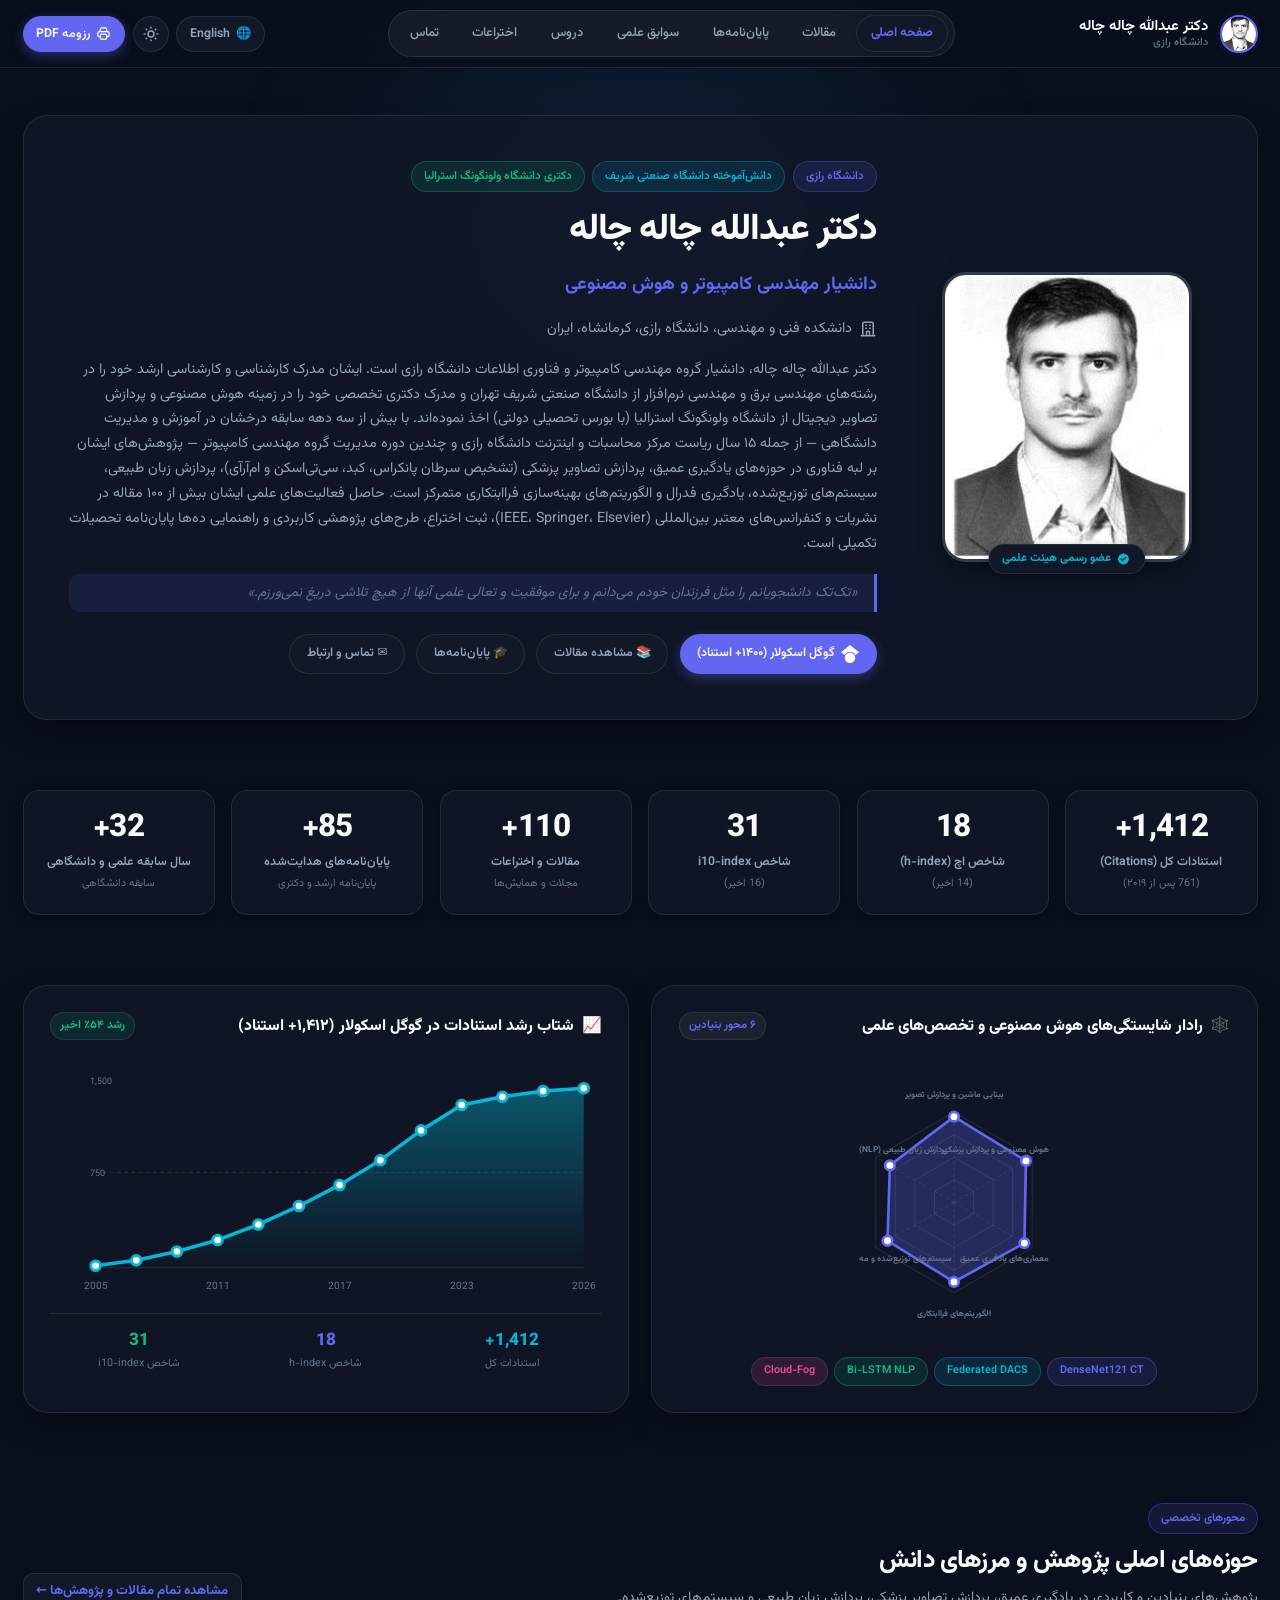
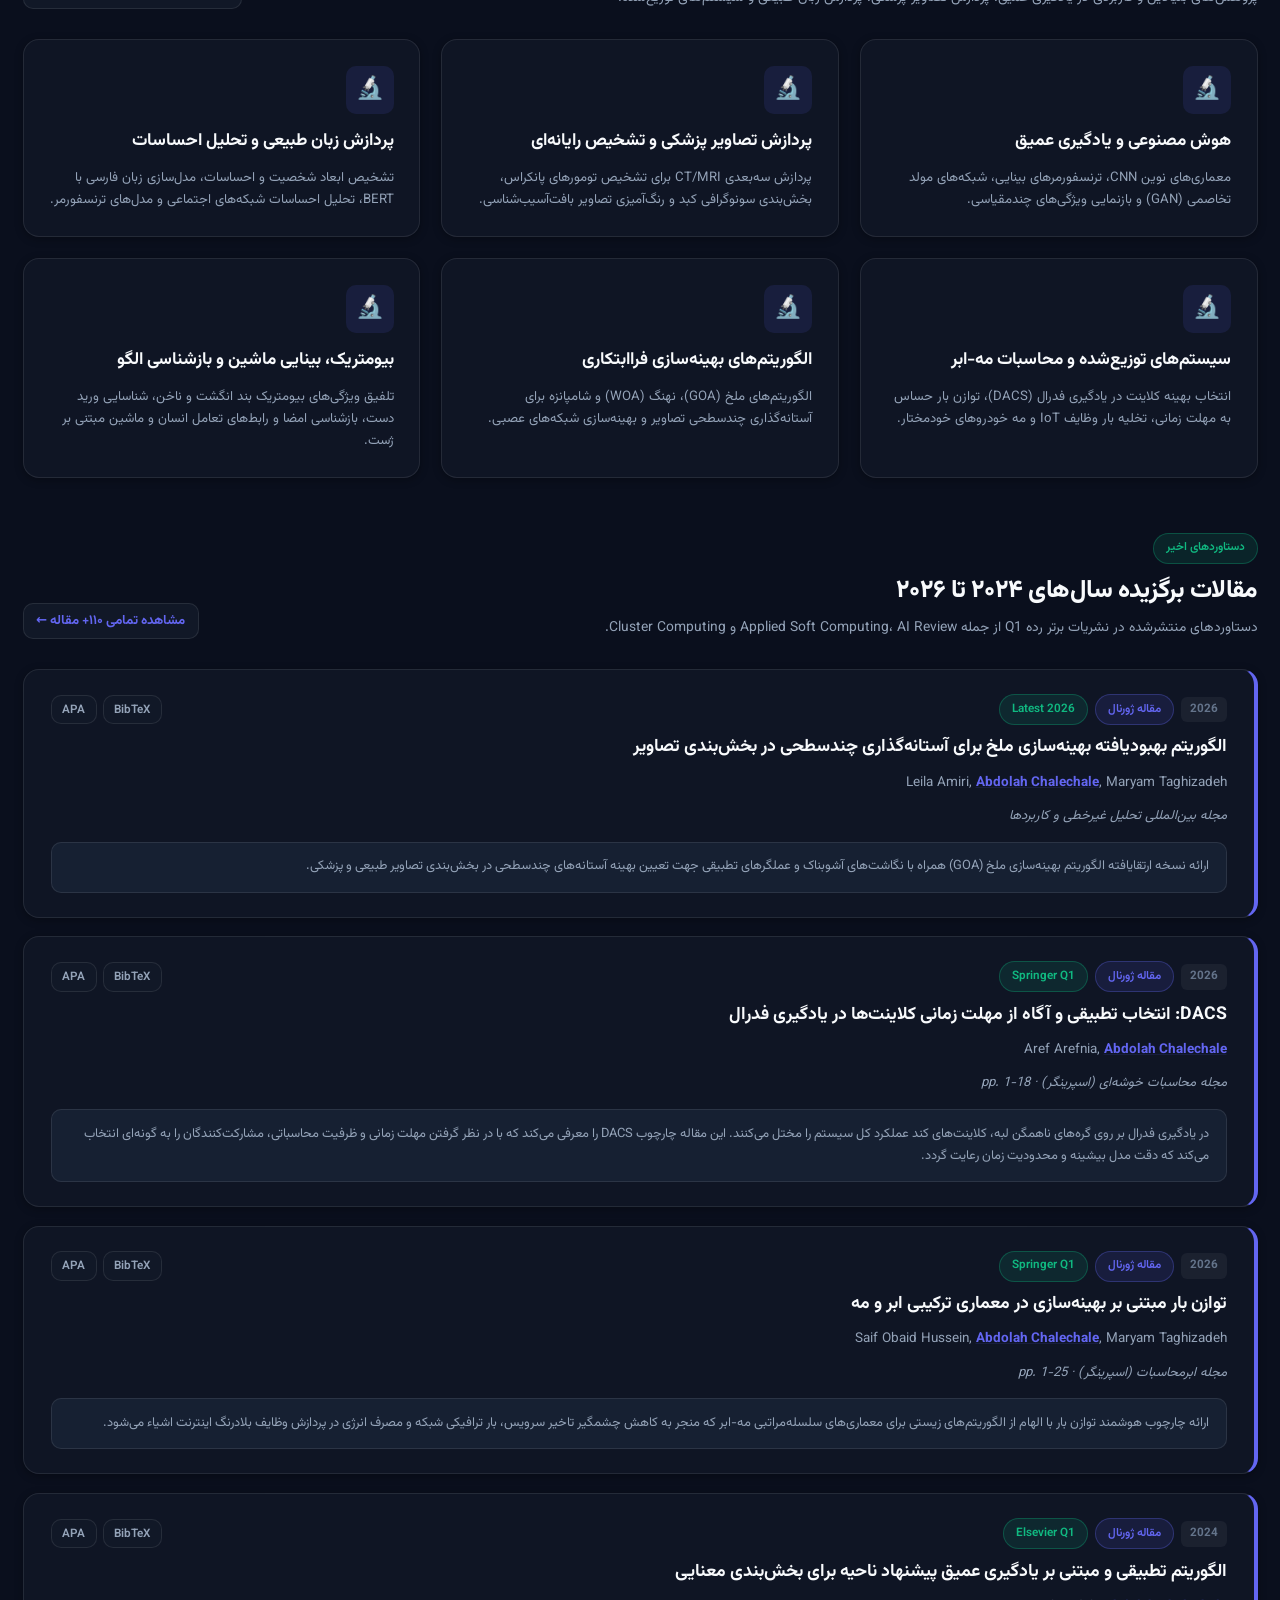
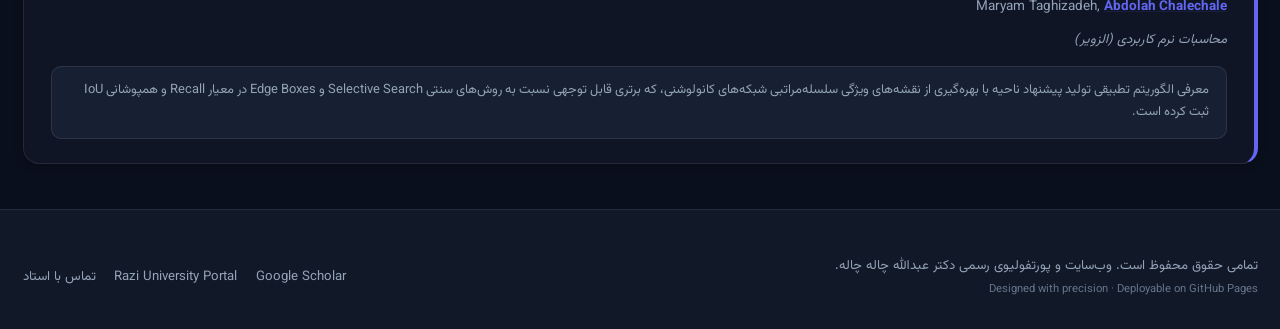
<file: index.html>
<!DOCTYPE html>
<html lang="fa" dir="rtl" data-theme="dark">
<head>
  <meta charset="UTF-8">
  <meta name="viewport" content="width=device-width, initial-scale=1.0">
  <title>دکتر عبدالله چاله چاله | پورتفولیو و رزومه علمی</title>
  
  <meta name="description" content="Official Academic Portfolio & CV of Dr. Abdolah Chalechale, Associate Professor of Computer Engineering & Artificial Intelligence at Razi University.">
  <meta name="keywords" content="Abdolah Chalechale, عبدالله چاله چاله, Razi University, دانشگاه رازی, Deep Learning, Medical Image Processing, AI, Sharif University, Wollongong">
  <meta name="author" content="Dr. Abdolah Chalechale">
  <link rel="icon" type="image/jpeg" href="assets/images/profile.jpg">
  <link rel="stylesheet" href="assets/css/style.css">
</head>
<body data-page="home">

  <!-- Shared Dynamic Header (Rendered by app.js) -->
  <header id="app-header"></header>

  <!-- Hero Section -->
  <section class="hero-section">
    <div class="hero-glow"></div>
    <div class="container">
      <div class="hero-grid">
        
        <!-- Avatar Column -->
        <div class="hero-avatar-box">
          <div class="hero-avatar-frame">
            <img id="hero-avatar-img" src="assets/images/profile.jpg" alt="Dr. Abdolah Chalechale" class="hero-avatar-img">
          </div>
          <div class="verified-pill">
            <svg width="14" height="14" fill="currentColor" viewBox="0 0 20 20">
              <path fill-rule="evenodd" d="M6.267 3.455a3.066 3.066 0 001.745-.723 3.066 3.066 0 013.976 0 3.066 3.066 0 001.745.723 3.066 3.066 0 012.812 2.812c.051.643.304 1.254.723 1.745a3.066 3.066 0 010 3.976 3.066 3.066 0 00-.723 1.745 3.066 3.066 0 01-2.812 2.812 3.066 3.066 0 00-1.745.723 3.066 3.066 0 01-3.976 0 3.066 3.066 0 00-1.745-.723 3.066 3.066 0 01-2.812-2.812 3.066 3.066 0 00-.723-1.745 3.066 3.066 0 010-3.976 3.066 3.066 0 00.723-1.745 3.066 3.066 0 012.812-2.812zm7.44 5.252a1 1 0 00-1.414-1.414L9 10.586 7.707 9.293a1 1 0 00-1.414 1.414l2 2a1 1 0 001.414 0l4-4z" clip-rule="evenodd"/>
            </svg>
            <span id="hero-verified-text">عضو رسمی هیئت علمی</span>
          </div>
        </div>

        <!-- Bio Column -->
        <div class="hero-info">
          <div id="hero-badges-row" class="hero-badges-row">
            <!-- Populated dynamically by app.js based on language -->
          </div>

          <h1 id="hero-title" class="hero-title">دکتر عبدالله چاله چاله</h1>
          <div id="hero-rank" class="hero-rank">دانشیار مهندسی کامپیوتر و هوش مصنوعی</div>
          
          <div id="hero-dept" class="hero-dept">
            <!-- Populated by JS -->
          </div>

          <p id="hero-bio" class="hero-bio-text">
            <!-- Populated by JS -->
          </p>

          <blockquote id="hero-quote" class="hero-quote-box">
            <!-- Populated by JS -->
          </blockquote>

          <div id="hero-buttons-row" class="hero-buttons-row">
            <!-- Populated dynamically by app.js based on language -->
          </div>
        </div>

      </div>
    </div>
  </section>

  <!-- Key Statistics Strip -->
  <section class="stats-strip">
    <div class="container">
      <div id="stats-grid" class="stats-grid">
        <!-- Rendered by app.js -->
      </div>
    </div>
  </section>

  <!-- Executive Research Impact & Interactive Analytics Showcase -->
  <section class="section" style="padding-top:25px; padding-bottom:15px;">
    <div class="container">
      <div id="home-analytics-showcase">
        <!-- Rendered dynamically by app.js: Interactive Radar & Citations Trajectory -->
      </div>
    </div>
  </section>

  <!-- Core Research Pillars -->
  <section class="section">
    <div class="container">
      <div class="section-head">
        <div class="section-head-text">
          <span id="pillars-head-tag" class="badge primary" style="margin-bottom:0.4rem;">Research Pillars</span>
          <h3 id="pillars-head-title">محورهای اصلی پژوهش و تخصص</h3>
          <p id="pillars-head-desc">تحقیقات پیشرو در حوزه‌های هوش مصنوعی، بینایی ماشین، پردازش تصویر پزشکی، سیستم‌های توزیع‌شده و زبان طبیعی.</p>
        </div>
        <a id="pillars-explore-btn" href="publications.html" class="explore-all-btn">
          <span>آرشیو کامل مقالات</span>
          <span>←</span>
        </a>
      </div>

      <div id="pillars-grid" class="pillars-grid">
        <!-- Rendered by app.js -->
      </div>
    </div>
  </section>

  <!-- Recent Breakthroughs (2024–2026) -->
  <section class="section" style="padding-top:10px;">
    <div class="container">
      <div class="section-head">
        <div class="section-head-text">
          <span id="featured-head-tag" class="badge emerald" style="margin-bottom:0.4rem;">2024–2026 Latest</span>
          <h3 id="featured-head-title">دستاوردهای اخیر پژوهشی</h3>
          <p id="featured-head-desc">منتخبی از مقالات چاپ‌شده در نشریات برتر بین‌المللی رده Q1 در سال‌های اخیر.</p>
        </div>
        <a id="featured-explore-btn" href="publications.html" class="explore-all-btn">
          <span>مشاهده تمامی ۱۰۰+ مقاله</span>
          <span>←</span>
        </a>
      </div>

      <div id="featured-pubs-list" class="publications-feed">
        <!-- Rendered by app.js -->
      </div>
    </div>
  </section>

  <!-- Shared Dynamic Footer -->
  <footer id="app-footer"></footer>

  <!-- Scripts -->
  <script src="assets/js/data.js"></script>
  <script src="assets/js/app.js"></script>
</body>
</html>
</file>
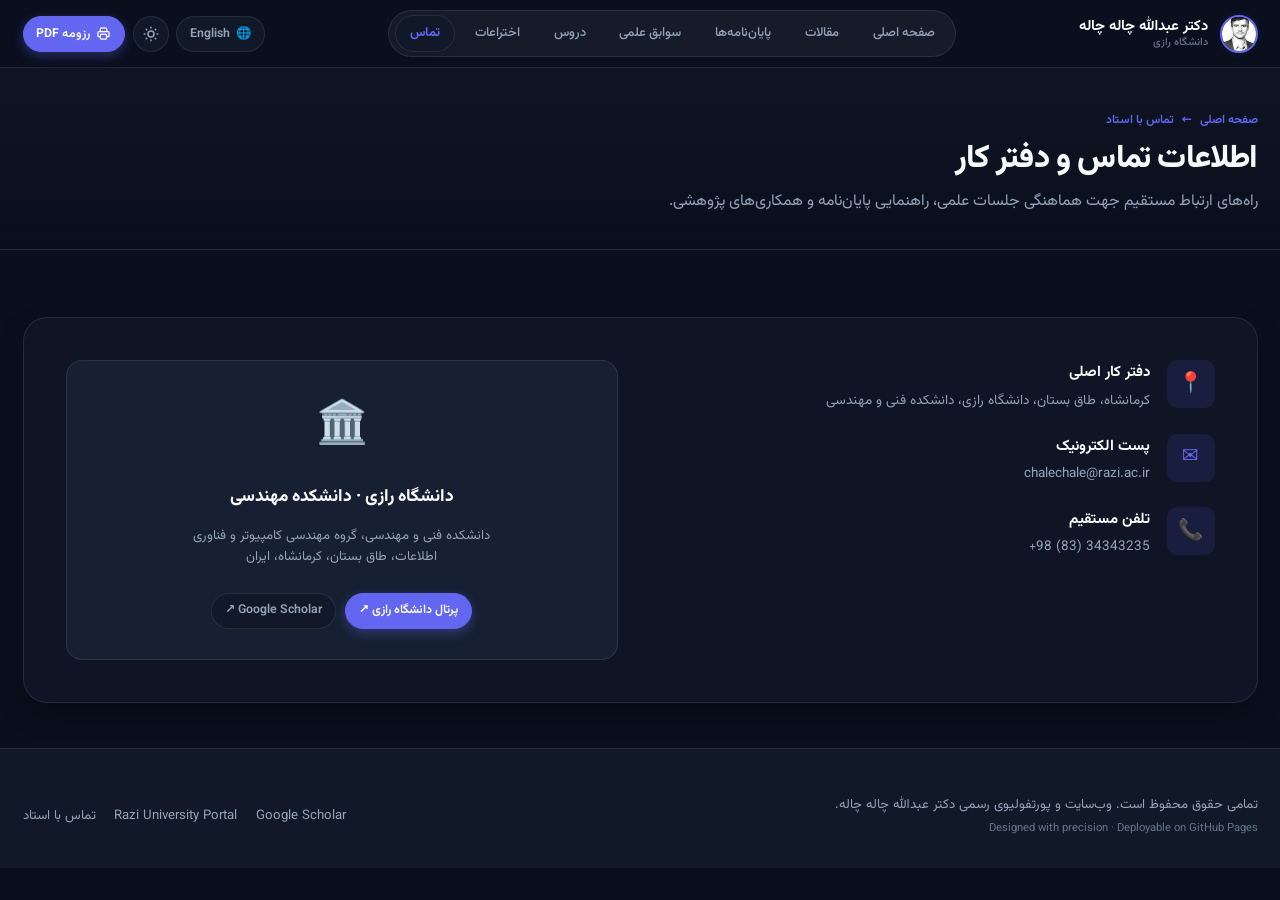
<file: contact.html>
<!DOCTYPE html>
<html lang="fa" dir="rtl" data-theme="dark">
<head>
  <meta charset="UTF-8">
  <meta name="viewport" content="width=device-width, initial-scale=1.0">
  <title>تماس و ارتباط با استاد | دکتر عبدالله چاله چاله</title>
  
  <meta name="description" content="Contact details and academic office information for Dr. Abdolah Chalechale at Razi University.">
  <link rel="icon" type="image/jpeg" href="assets/images/profile.jpg">
  <link rel="stylesheet" href="assets/css/style.css">
</head>
<body data-page="contact">

  <!-- Shared Dynamic Header -->
  <header id="app-header"></header>

  <!-- Subpage Header Banner -->
  <div id="subpage-banner"></div>

  <!-- Contact Section -->
  <section class="section">
    <div class="container">
      <div class="contact-wrapper">
        <div class="contact-cards-col">
          <!-- Office Address -->
          <div class="contact-entry">
            <div class="contact-entry-icon">📍</div>
            <div class="contact-entry-text">
              <h4 id="contact-office-title">محل کار و دفتر</h4>
              <p id="contact-office-text">کرمانشاه، طاق بستان، دانشگاه رازی، دانشکده فنی و مهندسی</p>
            </div>
          </div>

          <!-- Email -->
          <div class="contact-entry">
            <div class="contact-entry-icon">✉️</div>
            <div class="contact-entry-text">
              <h4 id="contact-email-title">پست الکترونیک</h4>
              <p><a id="contact-email-link" href="mailto:chalechale@razi.ac.ir">chalechale@razi.ac.ir</a></p>
            </div>
          </div>

          <!-- Phone -->
          <div class="contact-entry">
            <div class="contact-entry-icon">📞</div>
            <div class="contact-entry-text">
              <h4 id="contact-phone-title">تلفن مستقیم</h4>
              <p id="contact-phone-text" dir="ltr" style="text-align:inherit;">+98 (83) 34343235</p>
            </div>
          </div>
        </div>

        <!-- Campus Card / Portals -->
        <div class="contact-card-box">
          <div style="font-size:2.8rem; color:var(--primary); margin-bottom:0.4rem;">🏛️</div>
          <h4 id="contact-campus-title" style="font-size:1.15rem; font-weight:800;">Razi University · دانشکده مهندسی</h4>
          <p id="contact-campus-desc" style="font-size:0.88rem; color:var(--text-muted); max-width:320px; line-height:1.6;">
            Faculty of Engineering, Department of Computer Engineering & IT, Taq-e Bostan, Kermanshah, Iran
          </p>
          <div style="margin-top:0.8rem; display:flex; gap:0.6rem; flex-wrap:wrap; justify-content:center;">
            <a id="contact-campus-portal-link" href="https://razi.ac.ir/~chalechale" target="_blank" rel="noopener" class="action-pill primary" style="font-size:0.82rem; height:36px;">
              پرتال دانشگاه رازی ↗
            </a>
            <a href="https://scholar.google.com/citations?user=C1-FBkUAAAAJ&hl=en" target="_blank" rel="noopener" class="action-pill" style="font-size:0.82rem; height:36px;">
              Google Scholar ↗
            </a>
          </div>
        </div>
      </div>
    </div>
  </section>

  <!-- Shared Dynamic Footer -->
  <footer id="app-footer"></footer>

  <!-- Scripts -->
  <script src="assets/js/data.js"></script>
  <script src="assets/js/app.js"></script>
</body>
</html>
</file>
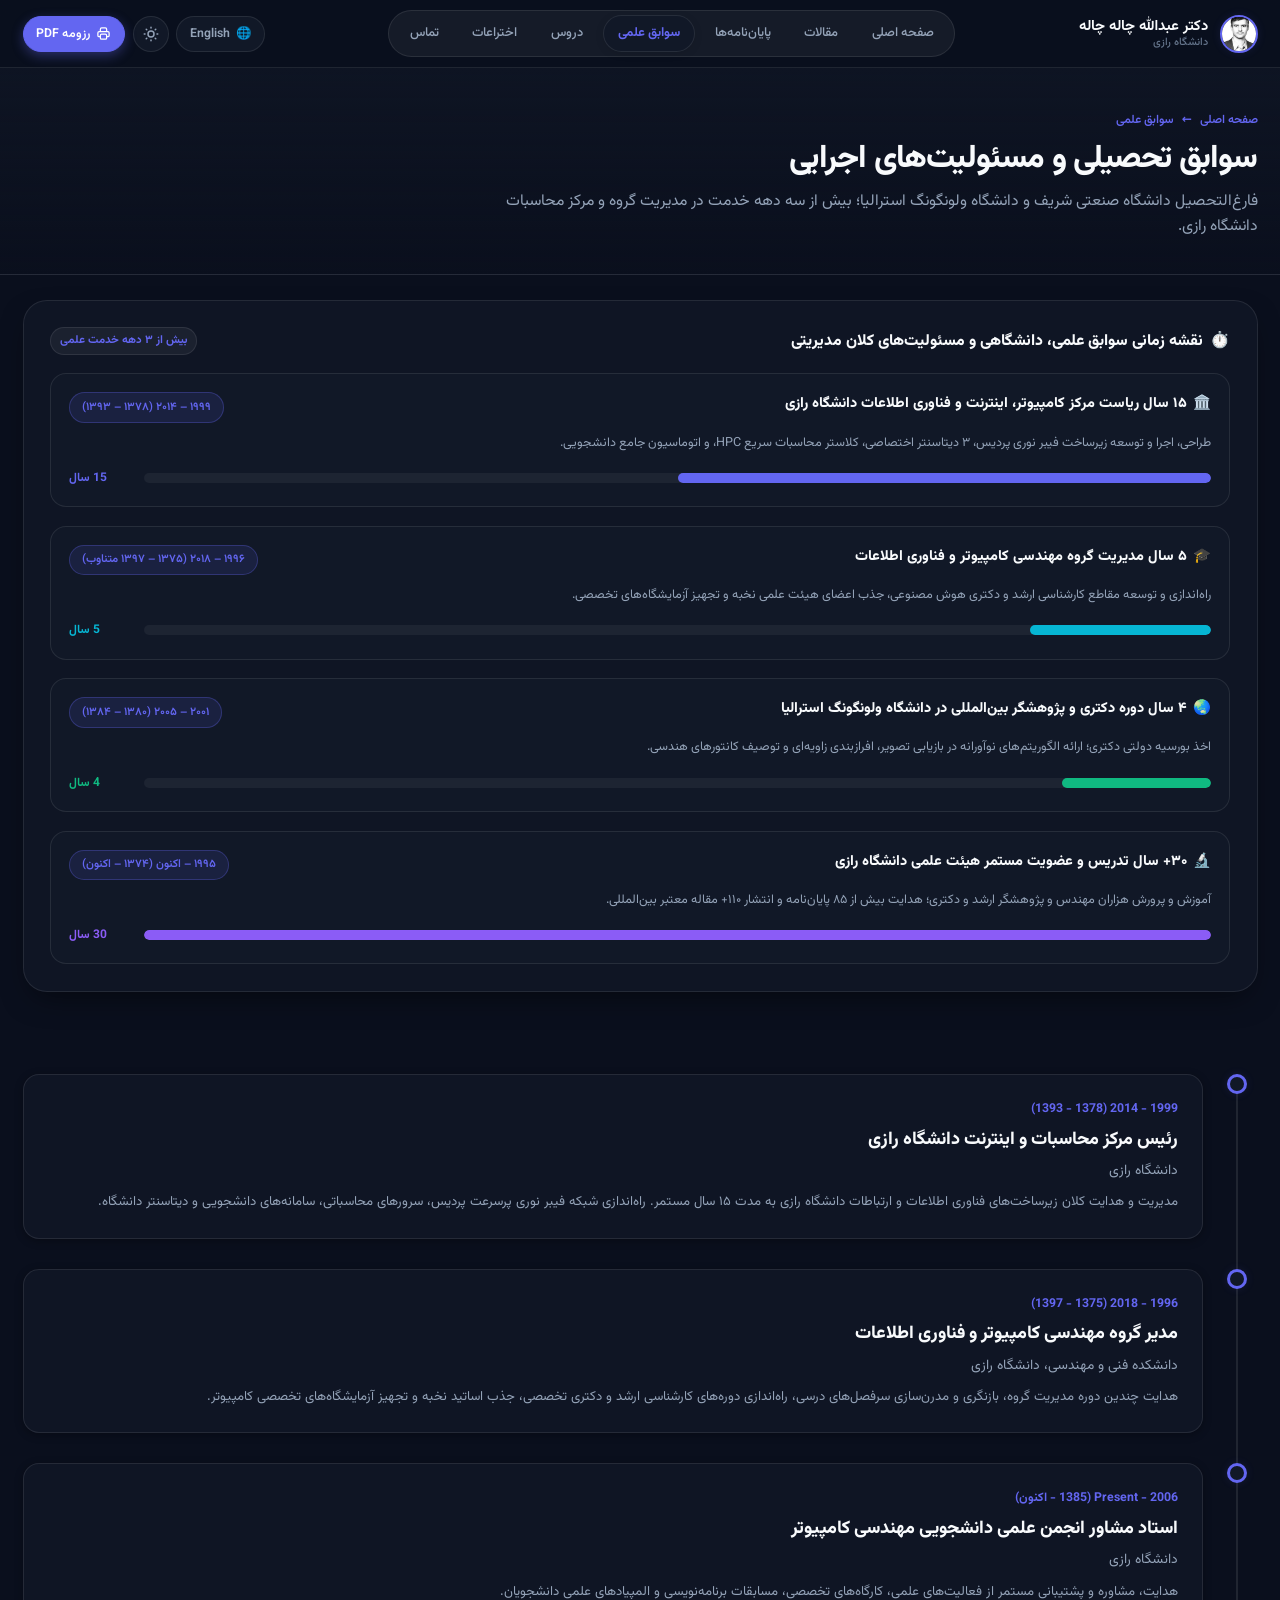
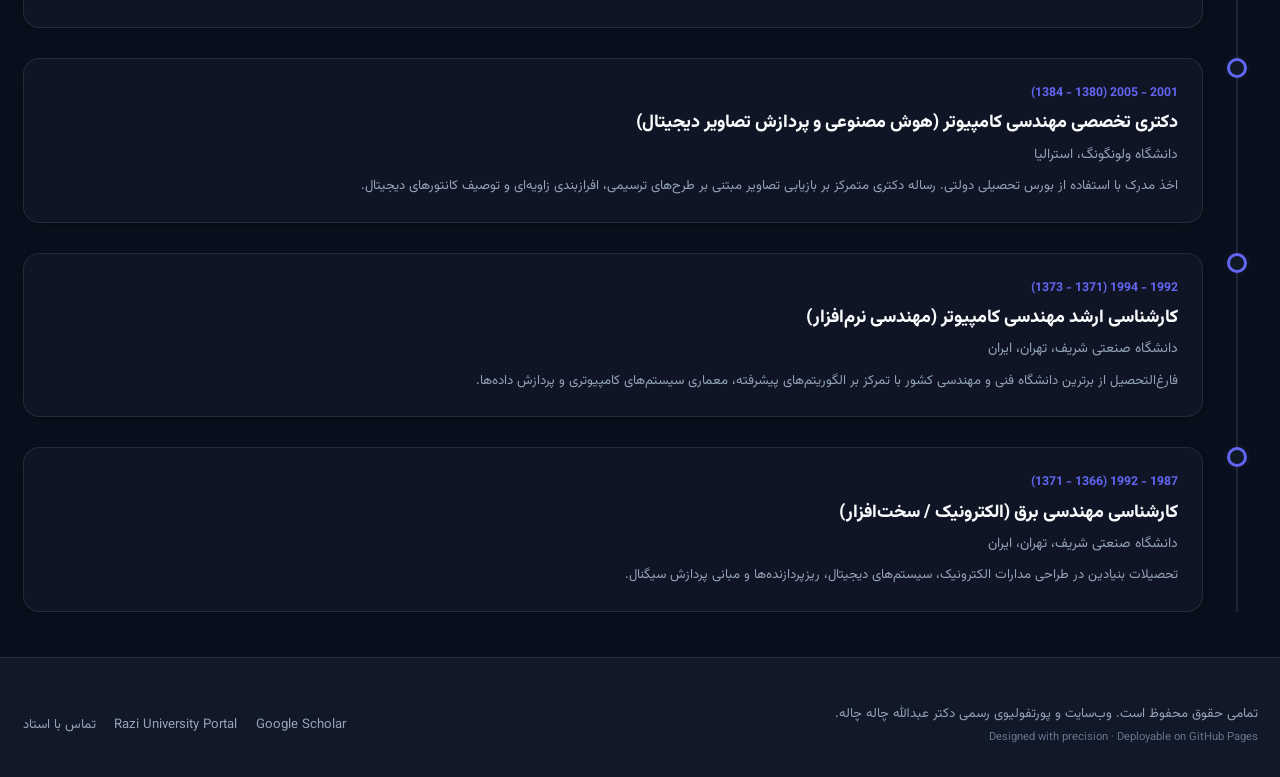
<file: experience.html>
<!DOCTYPE html>
<html lang="fa" dir="rtl" data-theme="dark">
<head>
  <meta charset="UTF-8">
  <meta name="viewport" content="width=device-width, initial-scale=1.0">
  <title>سوابق علمی و اجرایی | دکتر عبدالله چاله چاله</title>
  
  <meta name="description" content="Academic degrees, university leadership, and professional journey of Dr. Abdolah Chalechale.">
  <link rel="icon" type="image/jpeg" href="assets/images/profile.jpg">
  <link rel="stylesheet" href="assets/css/style.css">
</head>
<body data-page="experience">

  <!-- Shared Dynamic Header -->
  <header id="app-header"></header>

  <!-- Subpage Header Banner -->
  <div id="subpage-banner"></div>

  <!-- Interactive Career Leadership & Milestones Visualizer -->
  <section class="section" style="padding-top:25px; padding-bottom:15px;">
    <div class="container">
      <div id="experience-analytics-container">
        <!-- Rendered by app.js: Career Epochs & Leadership Allocation Chart -->
      </div>
    </div>
  </section>

  <!-- Timeline Section -->
  <section class="section">
    <div class="container">
      <div class="timeline-container">
        <div class="timeline-axis"></div>
        <div id="timeline-nodes" class="timeline-nodes">
          <!-- Rendered by app.js -->
        </div>
      </div>
    </div>
  </section>

  <!-- Shared Dynamic Footer -->
  <footer id="app-footer"></footer>

  <!-- Scripts -->
  <script src="assets/js/data.js"></script>
  <script src="assets/js/app.js"></script>
</body>
</html>
</file>
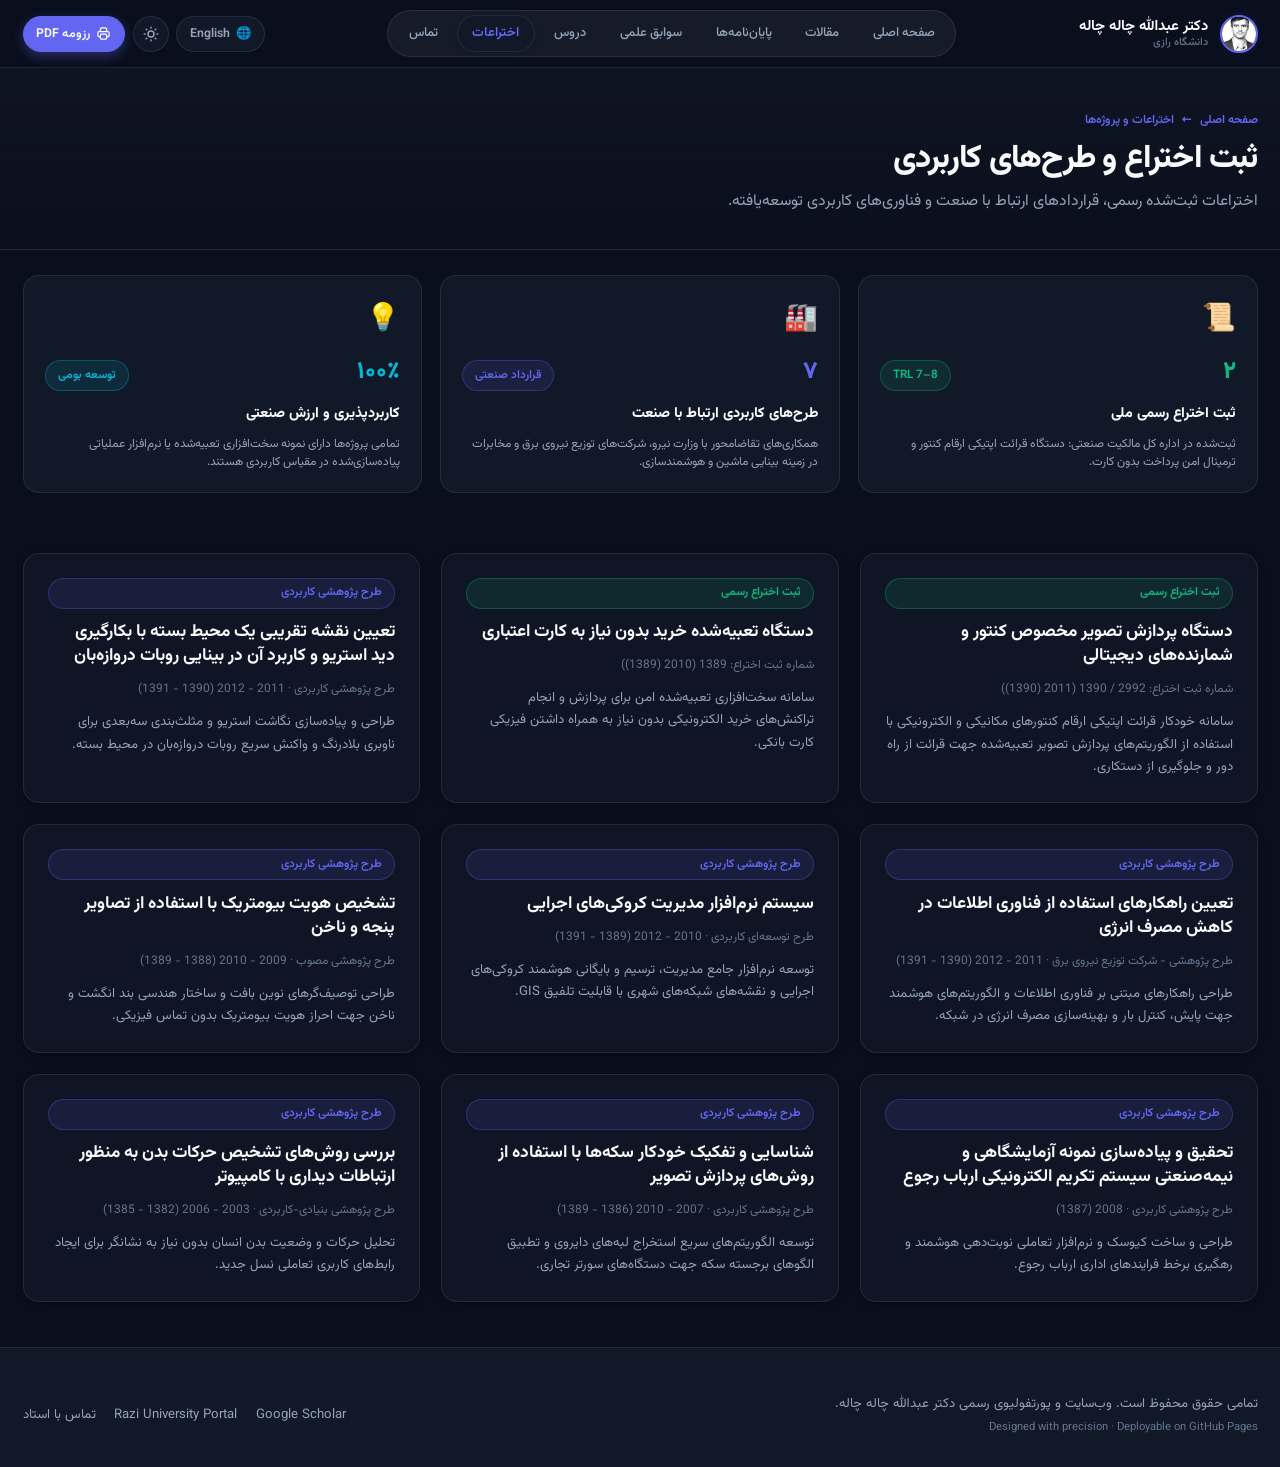
<file: projects.html>
<!DOCTYPE html>
<html lang="fa" dir="rtl" data-theme="dark">
<head>
  <meta charset="UTF-8">
  <meta name="viewport" content="width=device-width, initial-scale=1.0">
  <title>ثبت اختراع و طرح‌های کاربردی | دکتر عبدالله چاله چاله</title>
  
  <meta name="description" content="National patents and applied industrial research grants directed by Dr. Abdolah Chalechale.">
  <link rel="icon" type="image/jpeg" href="assets/images/profile.jpg">
  <link rel="stylesheet" href="assets/css/style.css">
</head>
<body data-page="projects">

  <!-- Shared Dynamic Header -->
  <header id="app-header"></header>

  <!-- Subpage Header Banner -->
  <div id="subpage-banner"></div>

  <!-- Interactive Innovation & Applied Research Grants Breakdown -->
  <section class="section" style="padding-top:25px; padding-bottom:15px;">
    <div class="container">
      <div id="projects-analytics-container">
        <!-- Rendered by app.js: Innovation Matrix & Industrial Impact Chart -->
      </div>
    </div>
  </section>

  <!-- Projects & Patents Grid Section -->
  <section class="section">
    <div class="container">
      <div id="projects-grid" class="projects-grid">
        <!-- Rendered by app.js -->
      </div>
    </div>
  </section>

  <!-- Shared Dynamic Footer -->
  <footer id="app-footer"></footer>

  <!-- Scripts -->
  <script src="assets/js/data.js"></script>
  <script src="assets/js/app.js"></script>
</body>
</html>
</file>
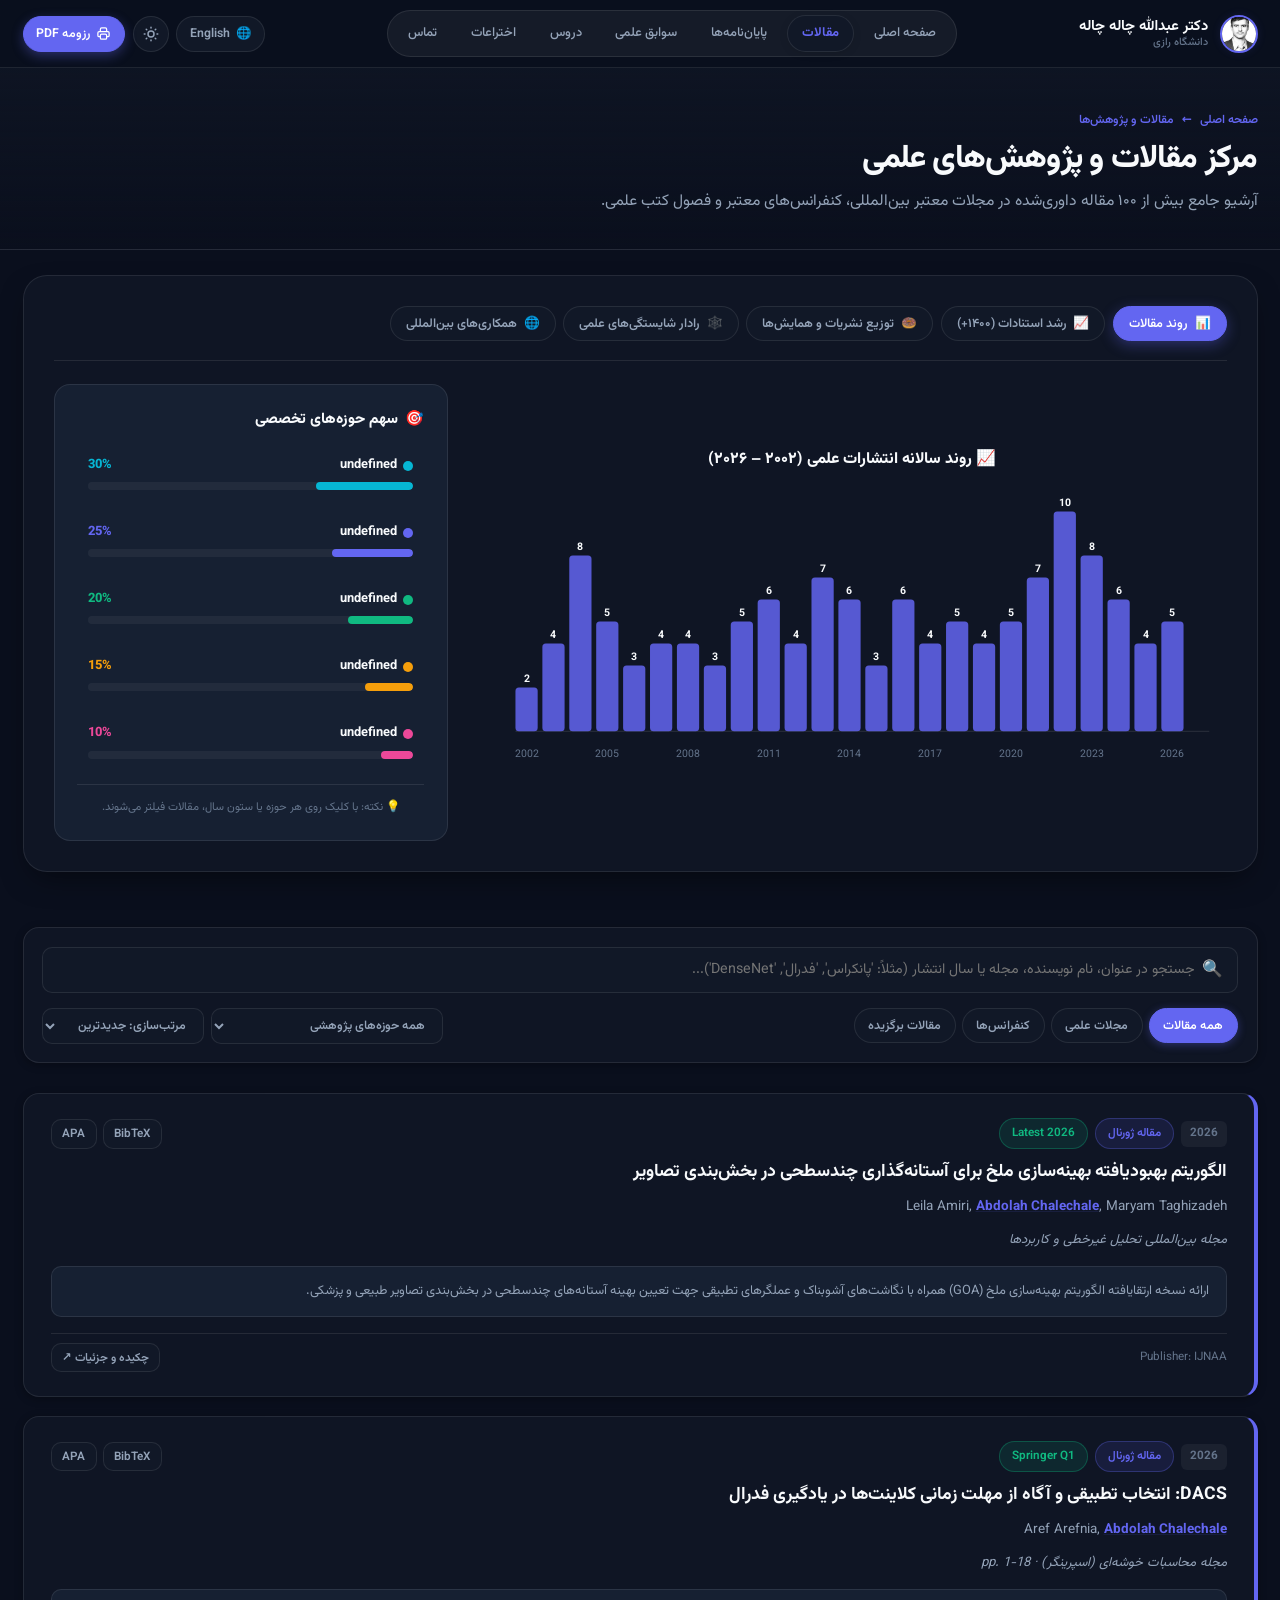
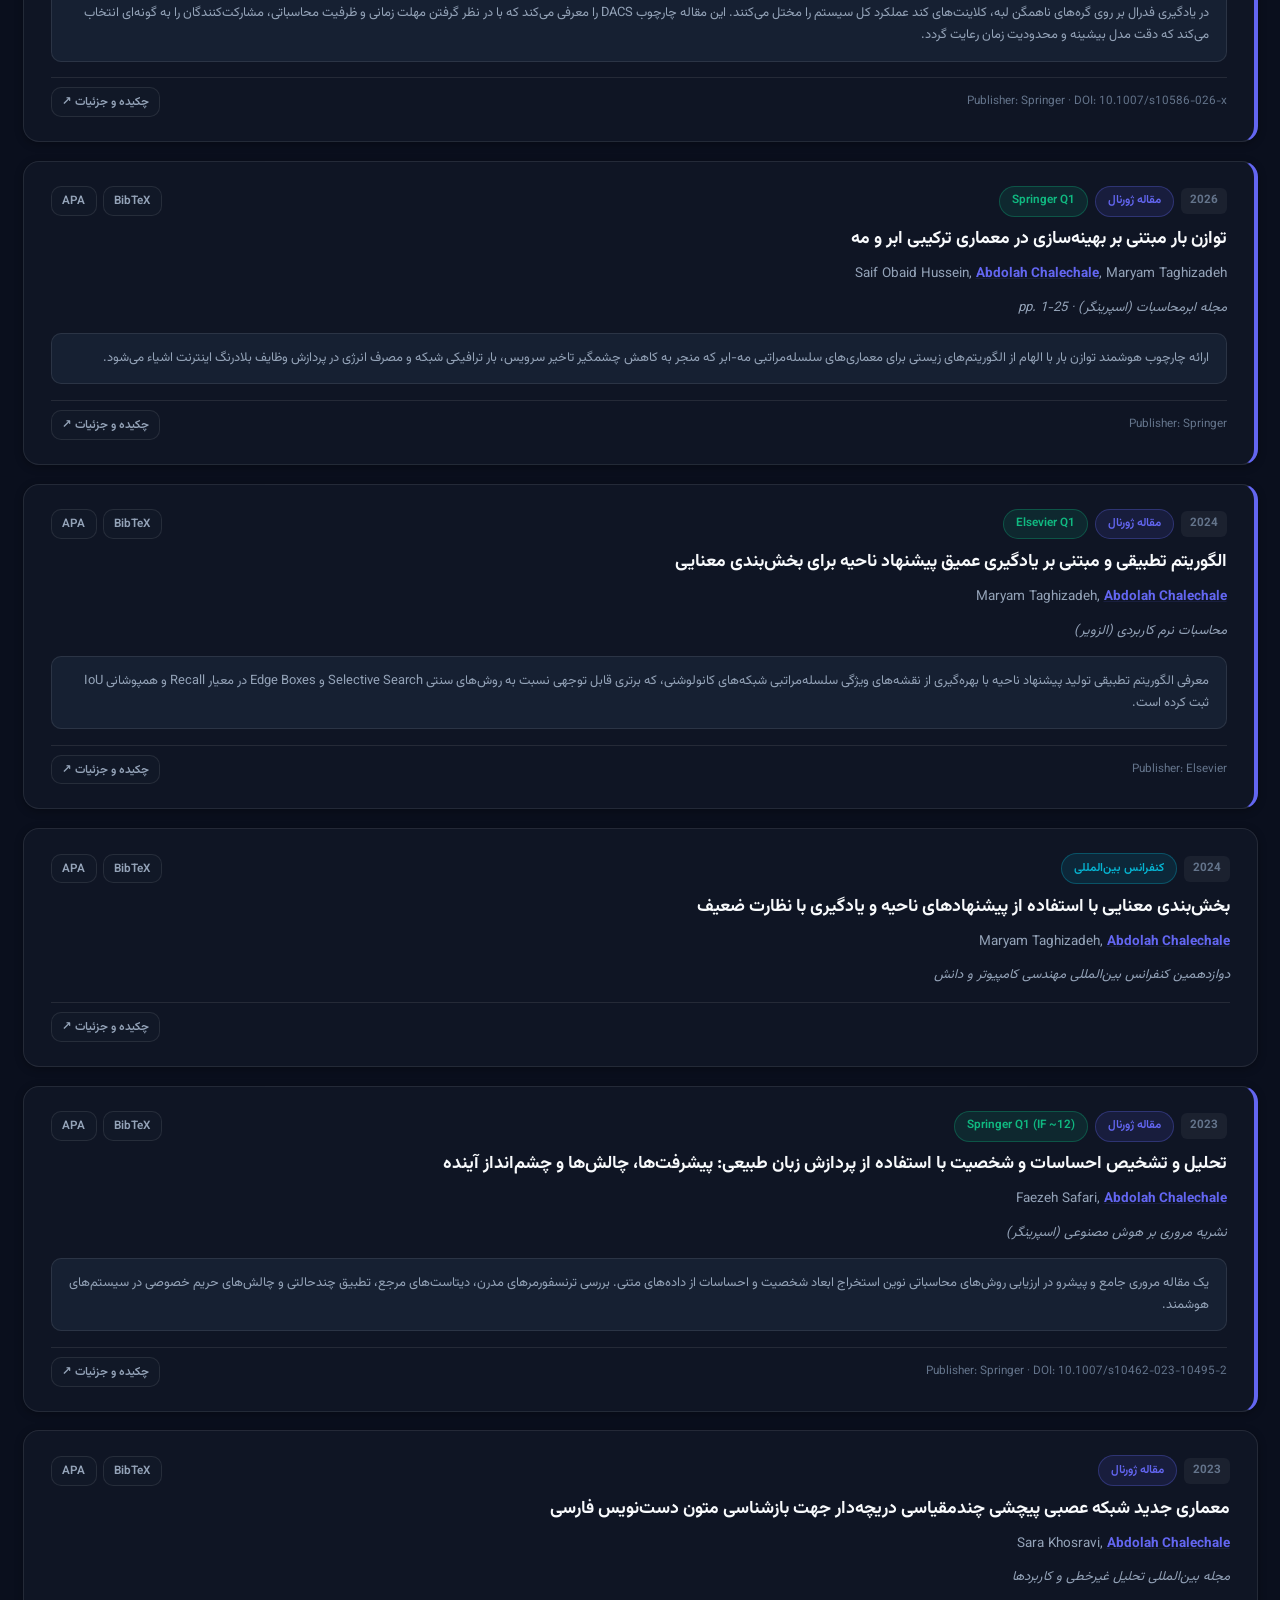
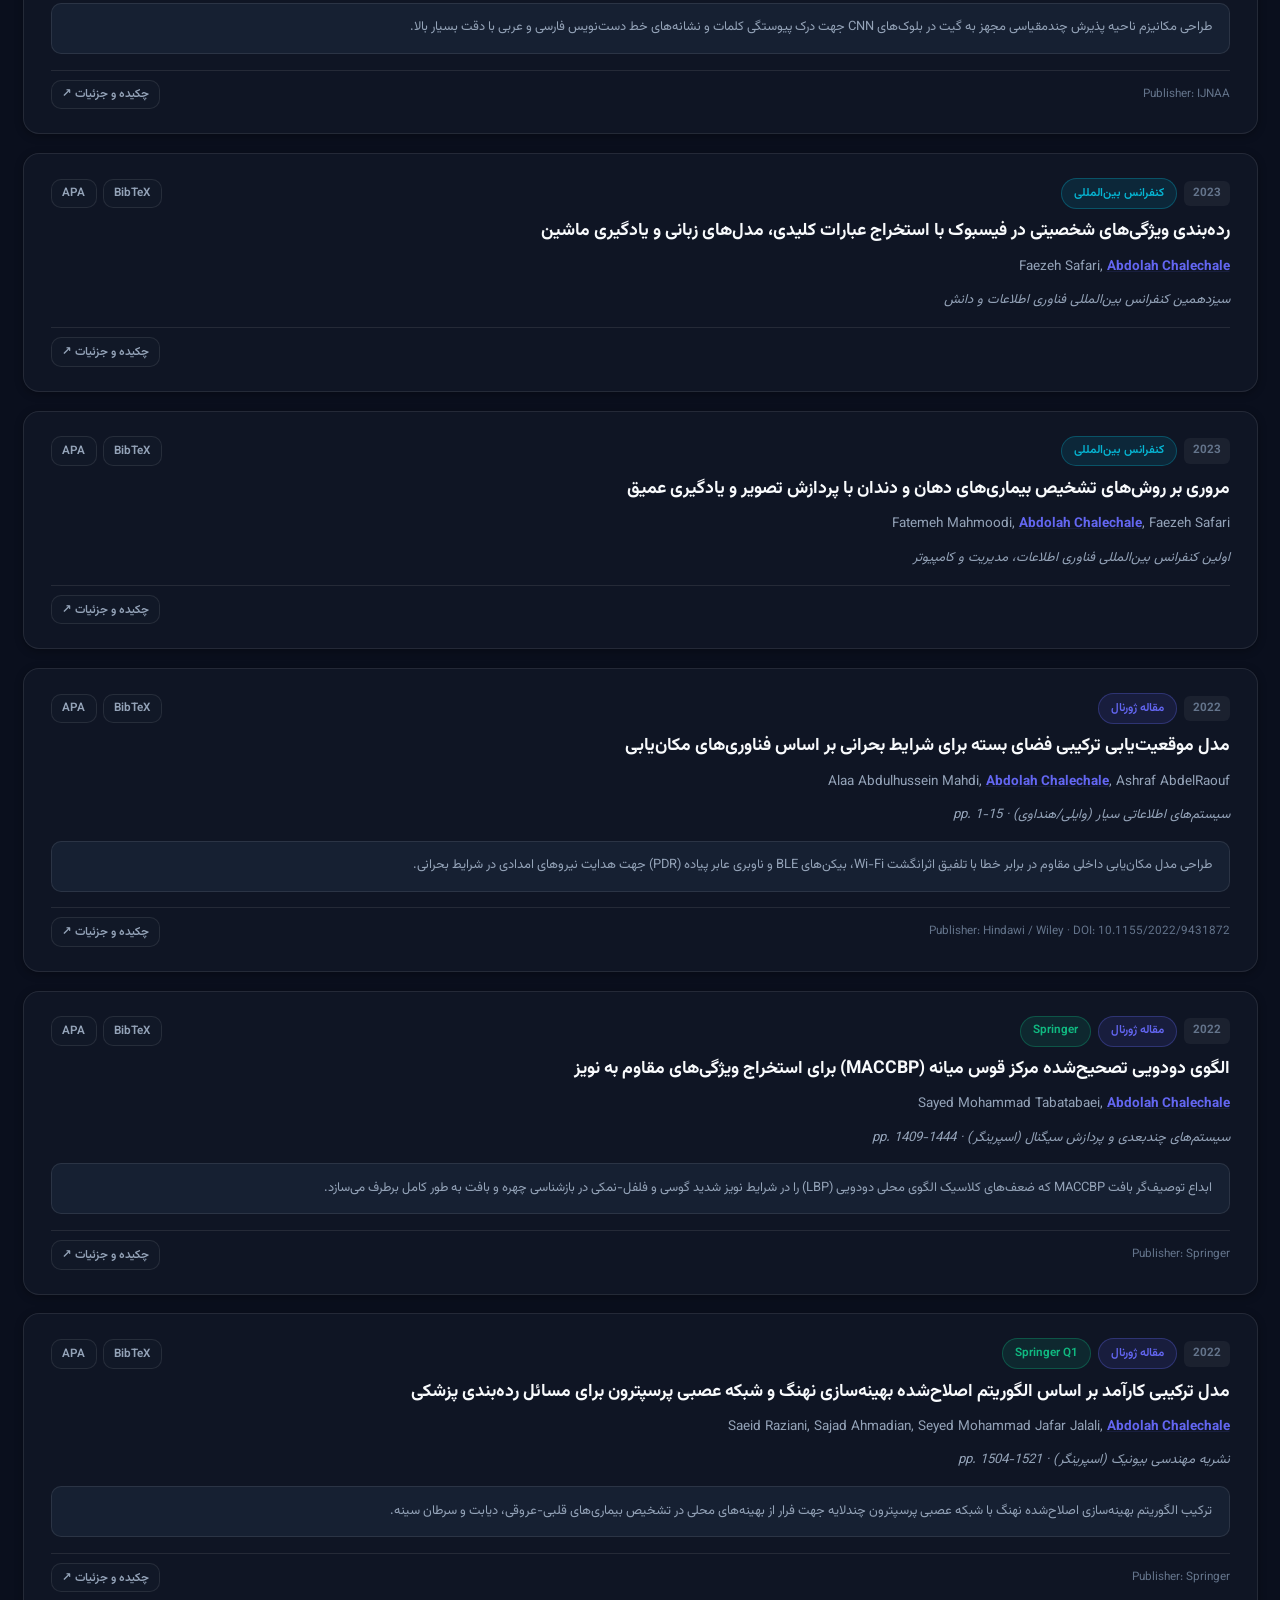
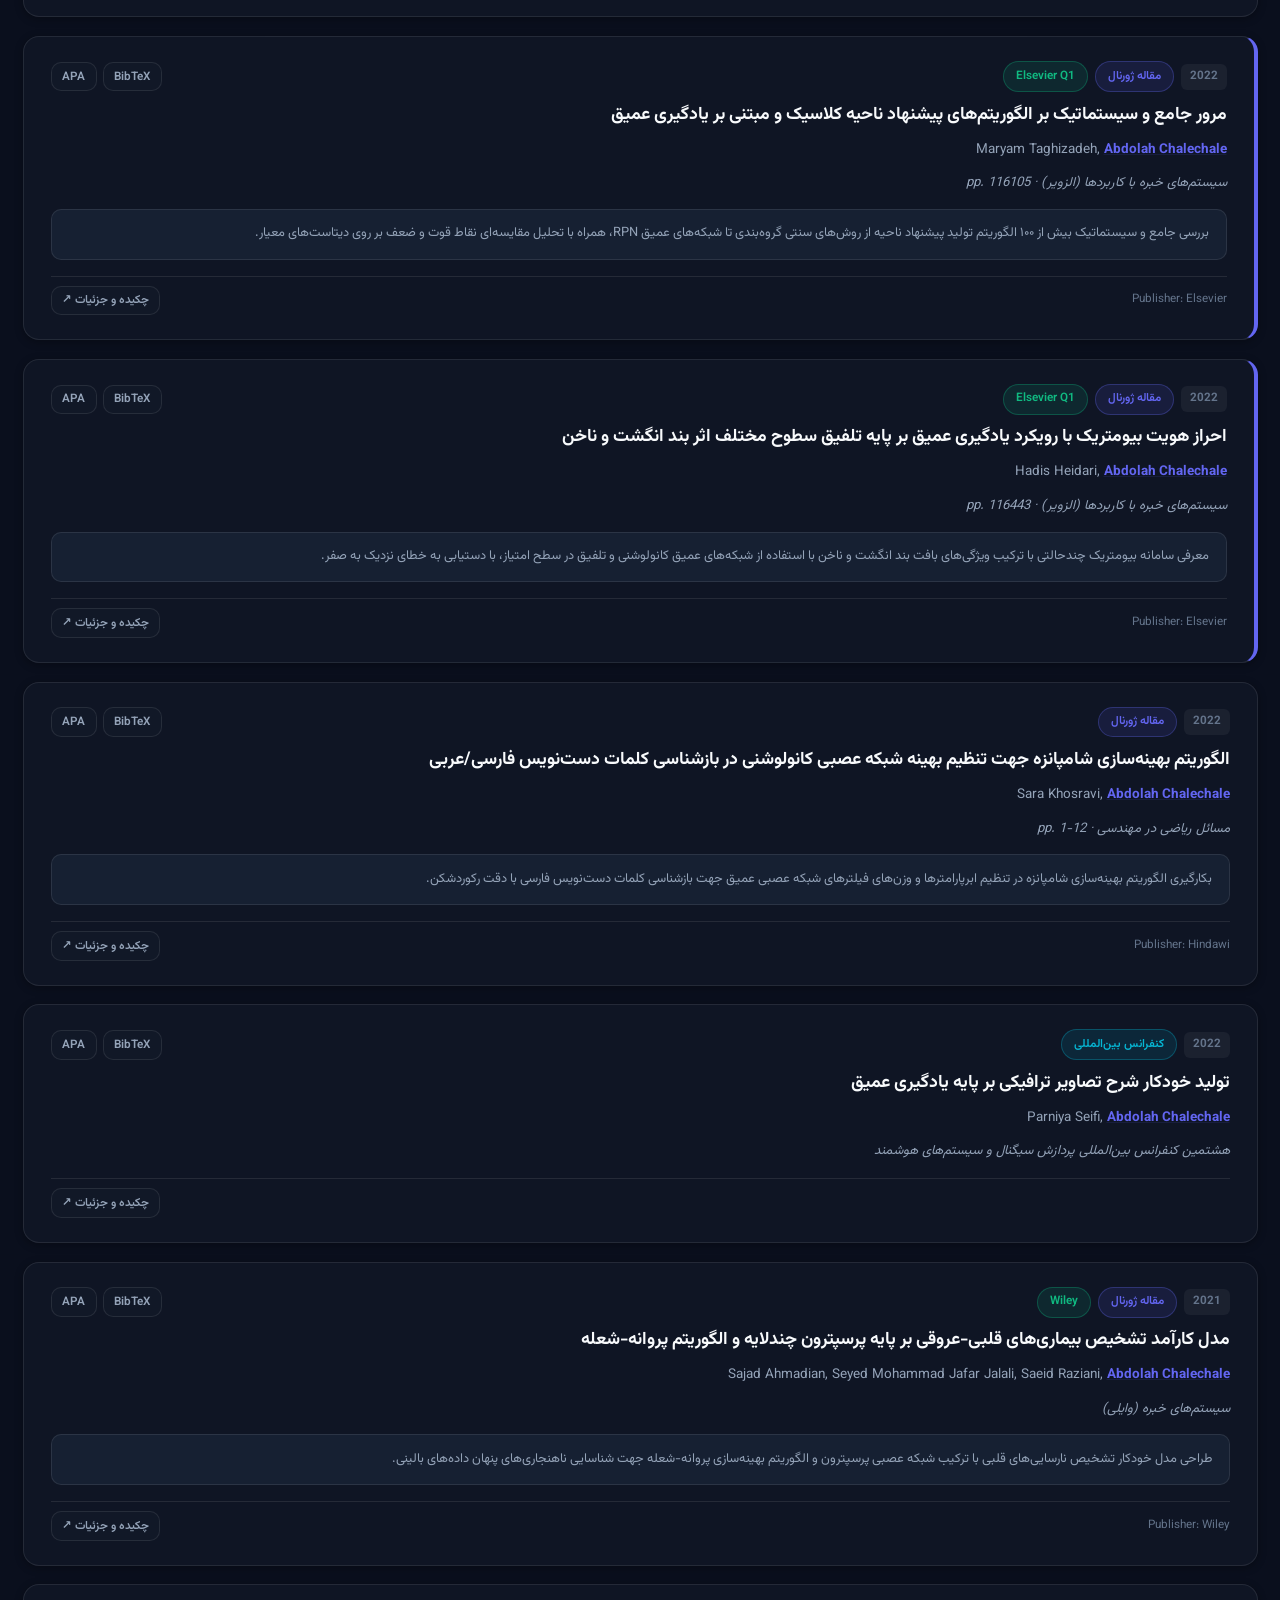
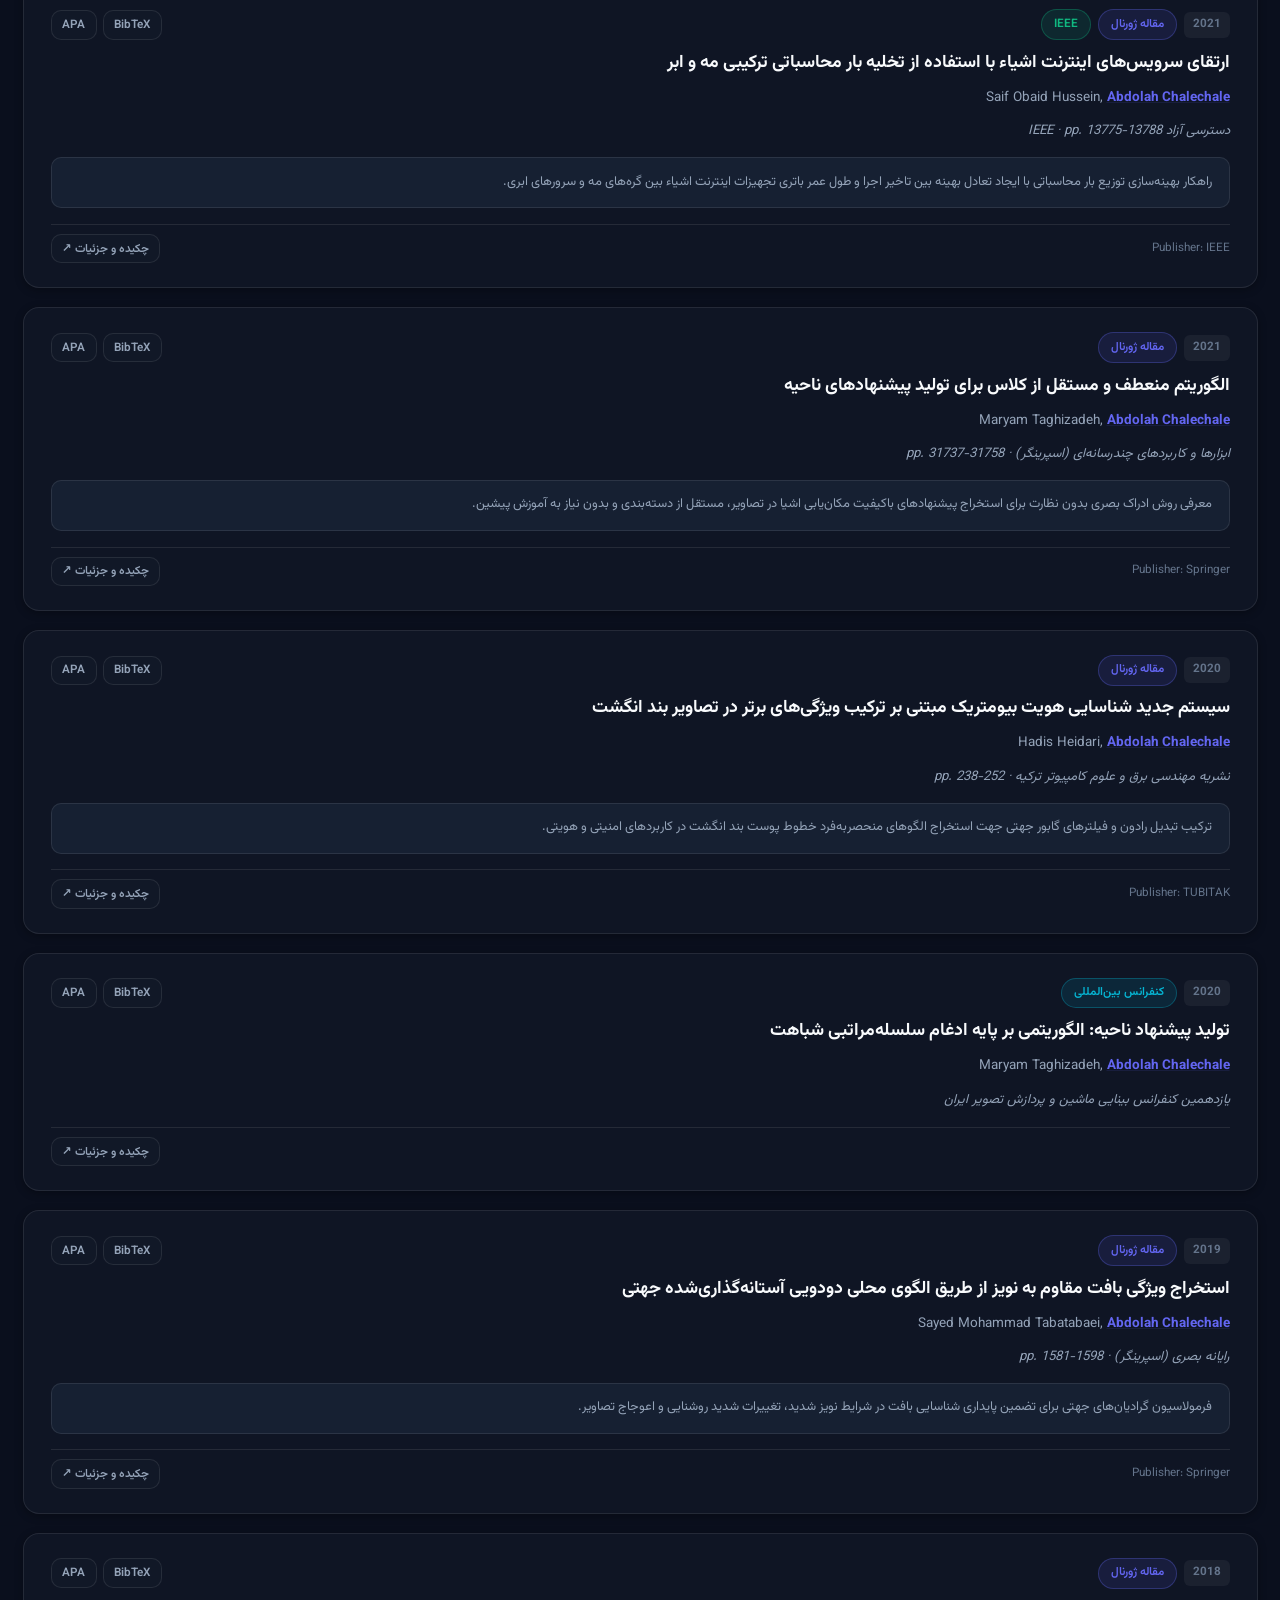
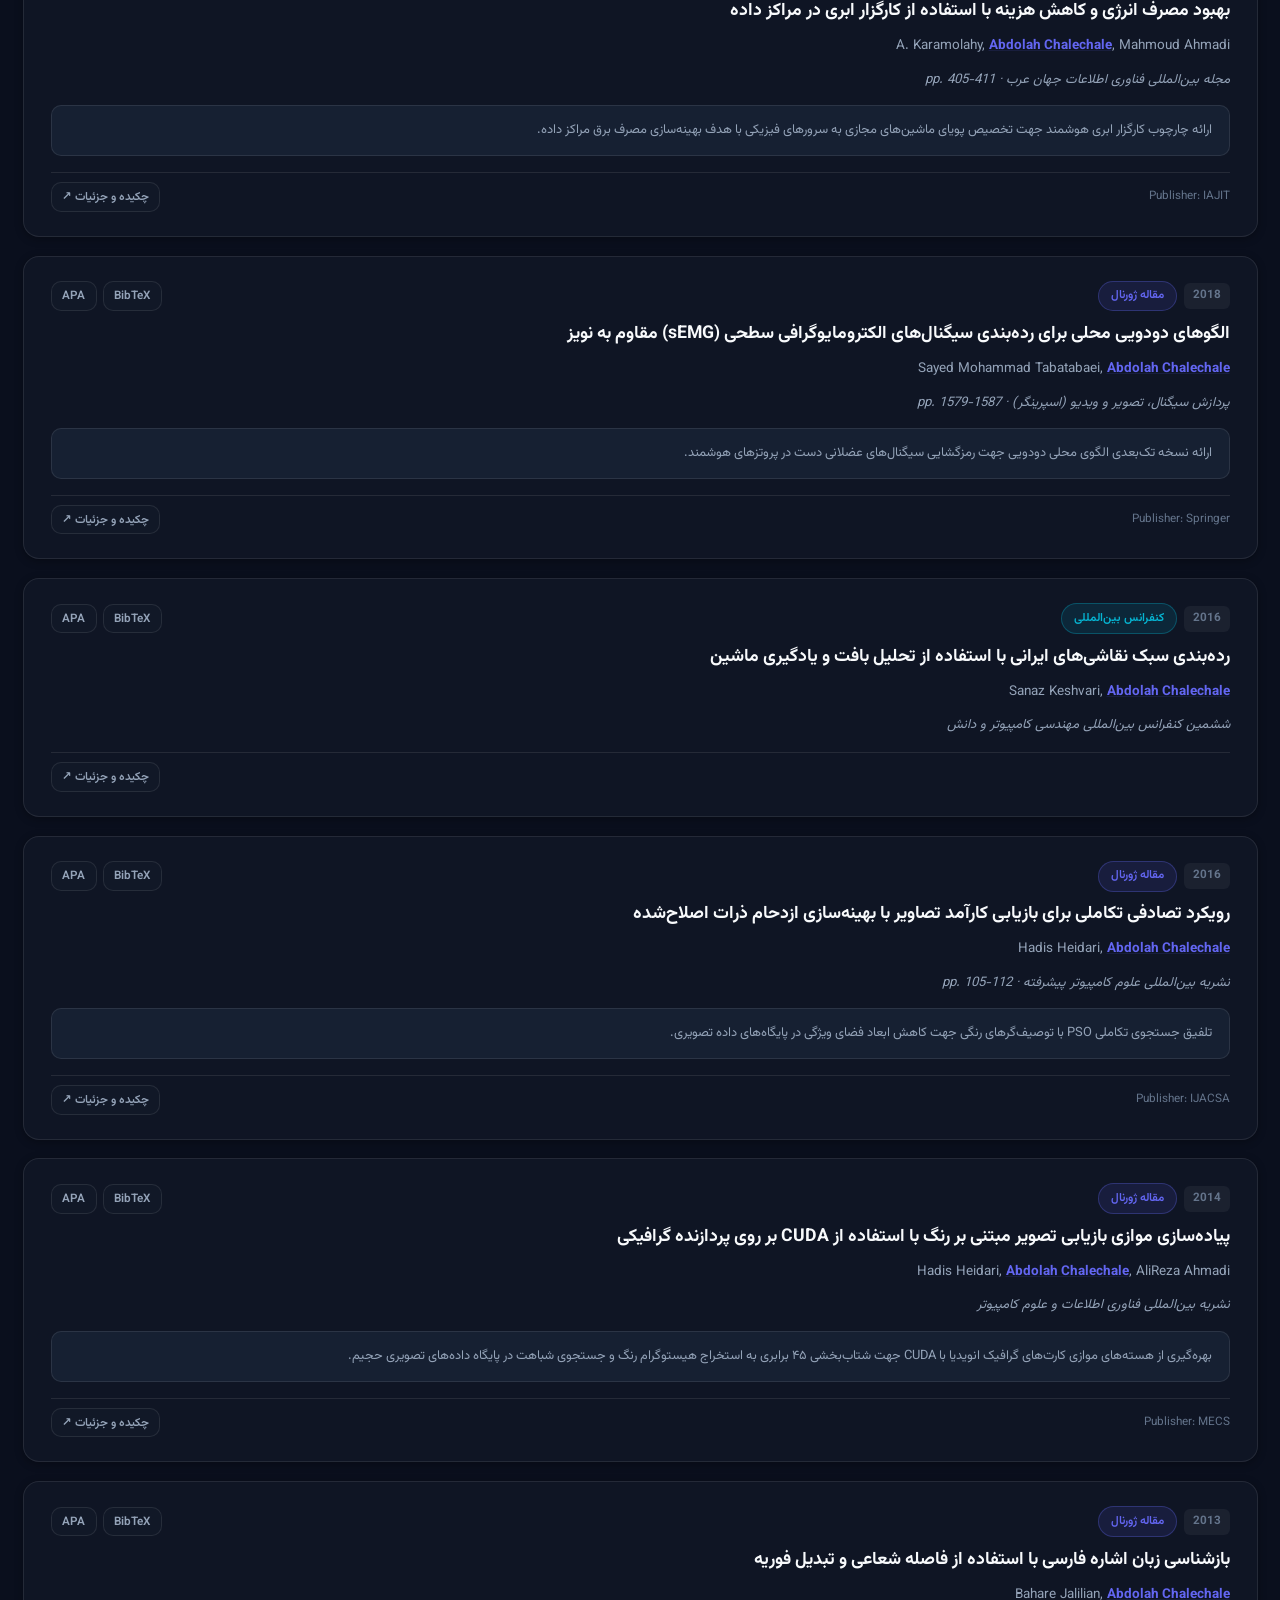
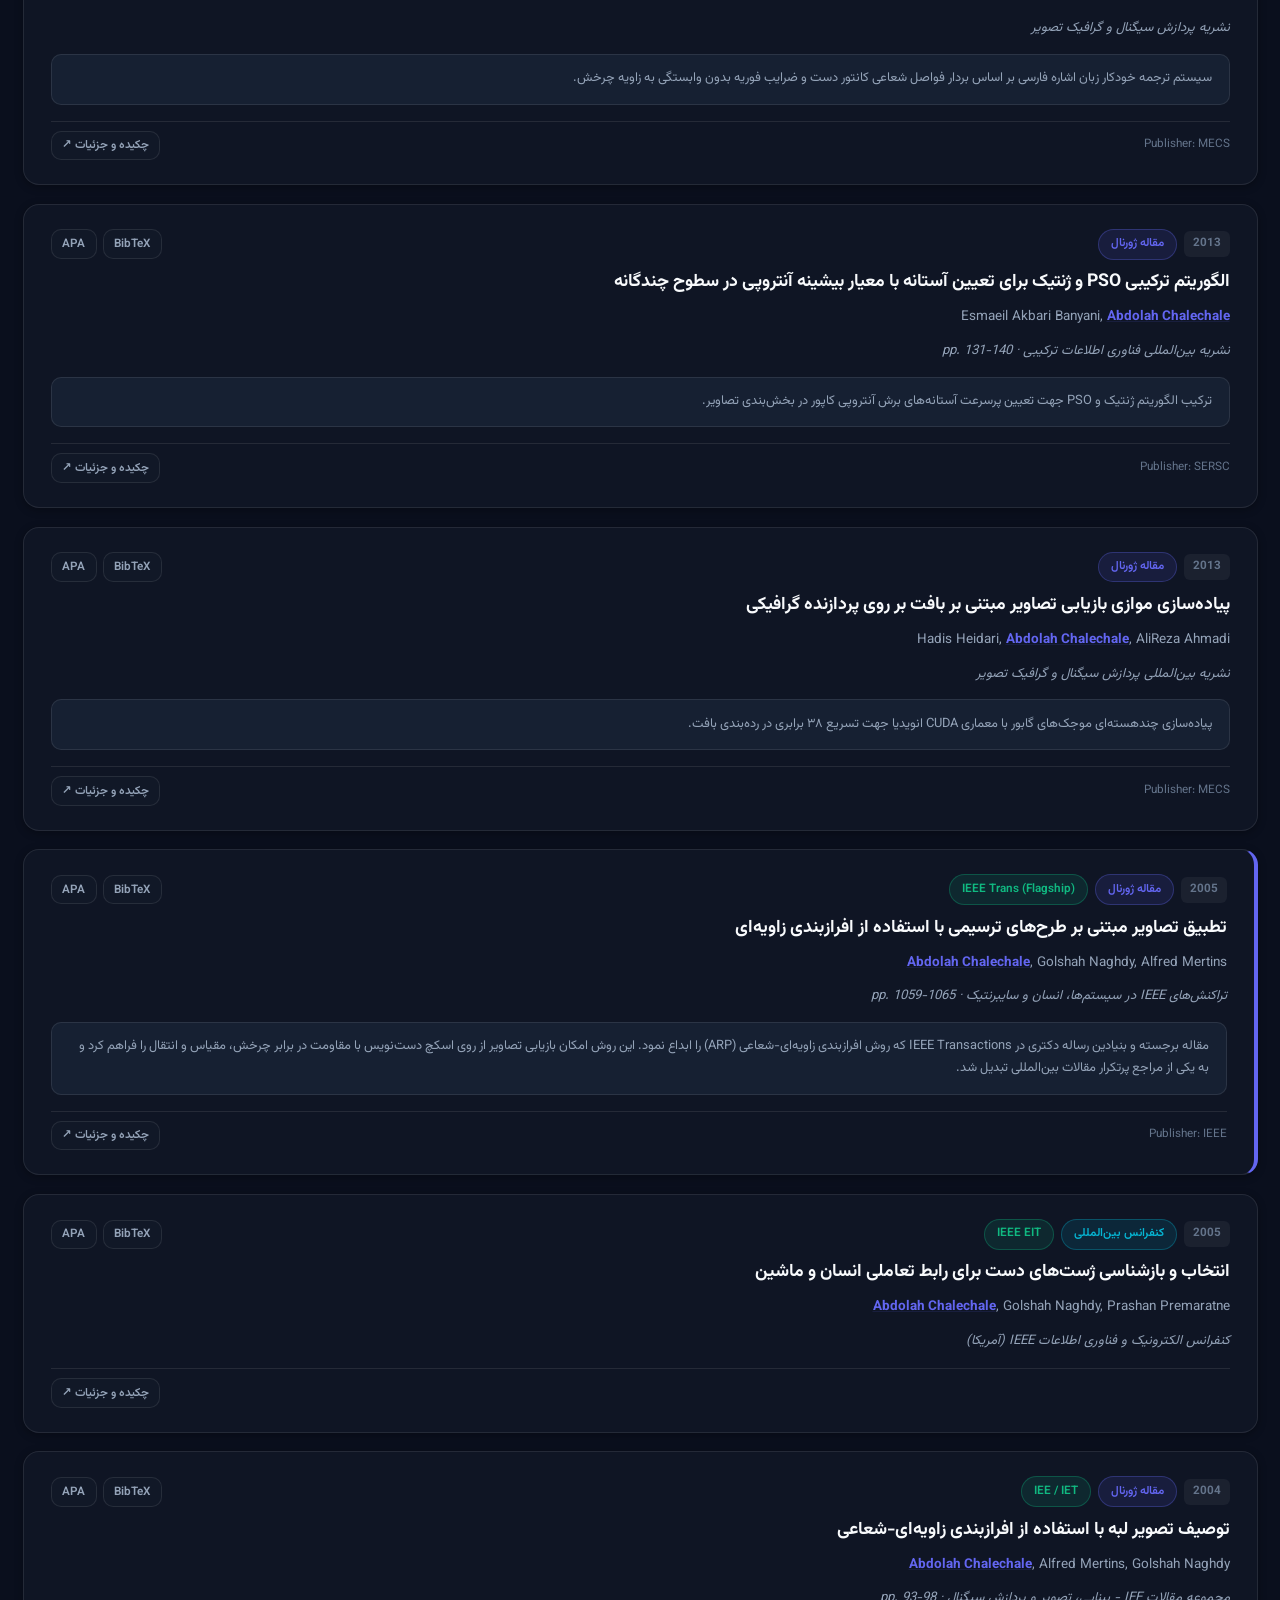
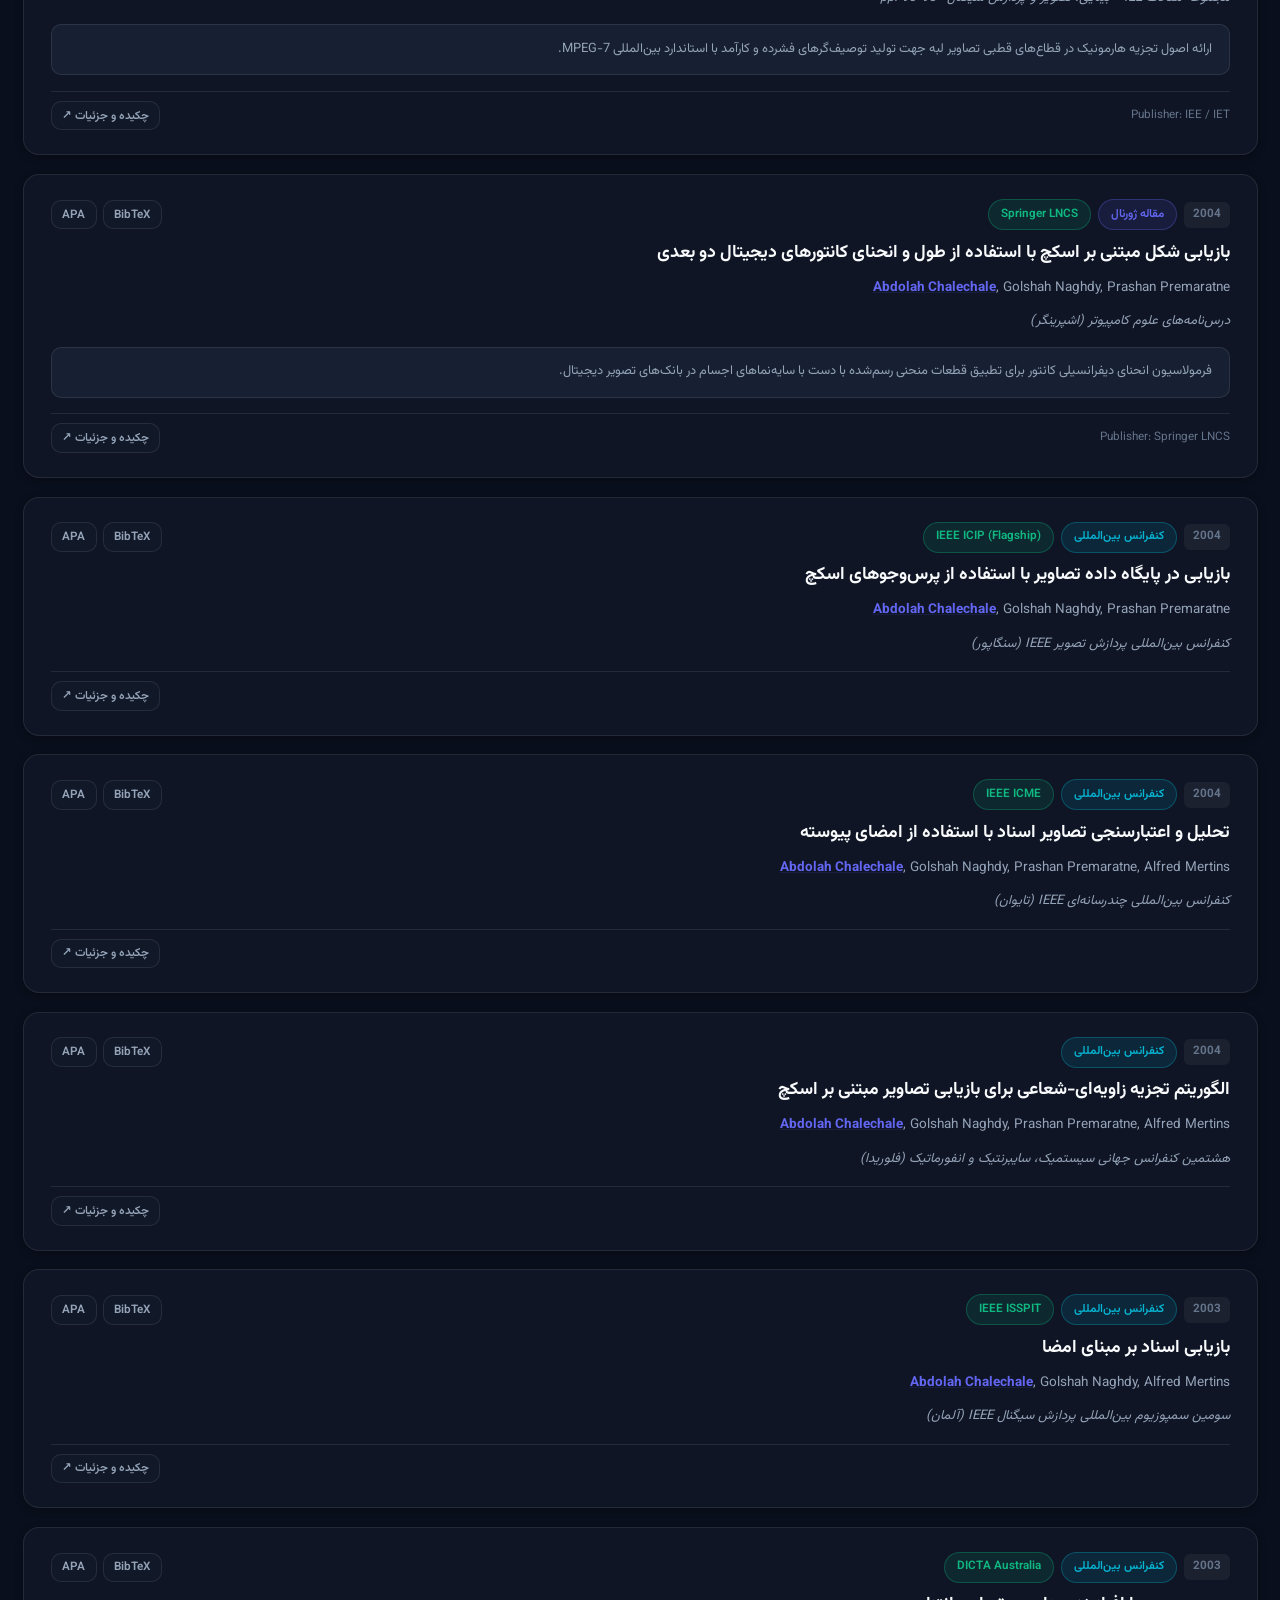
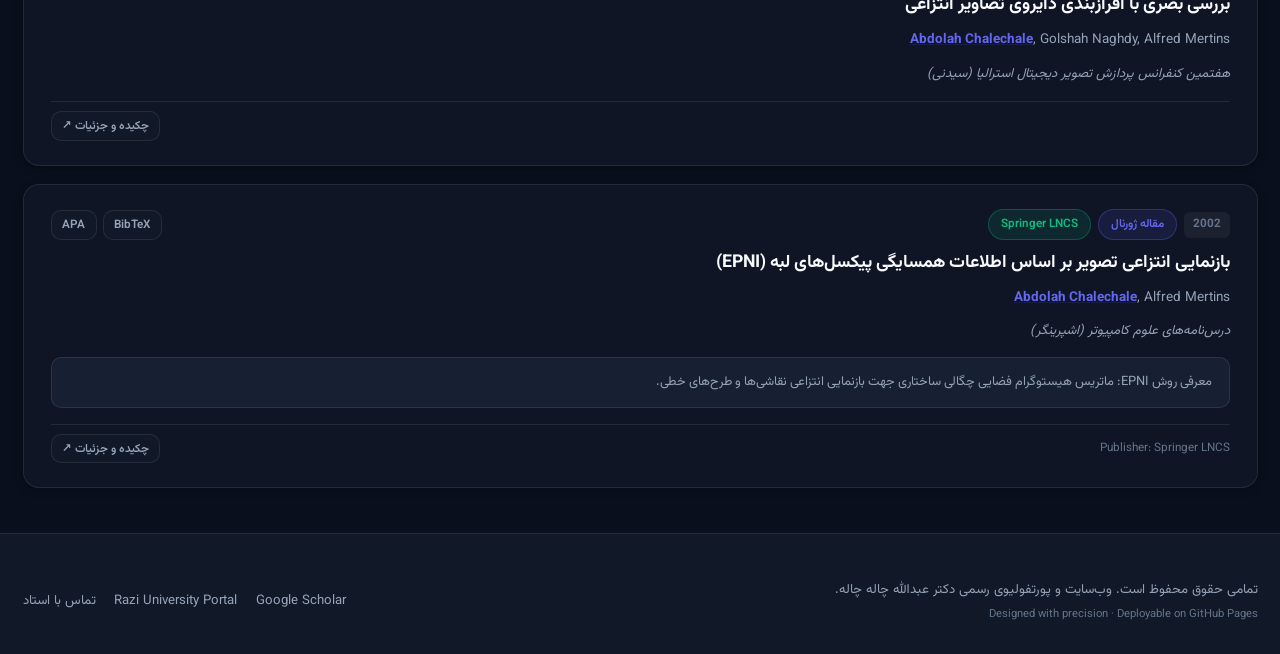
<file: publications.html>
<!DOCTYPE html>
<html lang="fa" dir="rtl" data-theme="dark">
<head>
  <meta charset="UTF-8">
  <meta name="viewport" content="width=device-width, initial-scale=1.0">
  <title>مقالات و پژوهش‌ها | دکتر عبدالله چاله چاله</title>
  
  <meta name="description" content="Peer-reviewed publications, journal articles, and international conference papers by Dr. Abdolah Chalechale.">
  <link rel="icon" type="image/jpeg" href="assets/images/profile.jpg">
  <link rel="stylesheet" href="assets/css/style.css">
</head>
<body data-page="publications">

  <!-- Shared Dynamic Header -->
  <header id="app-header"></header>

  <!-- Subpage Header Banner -->
  <div id="subpage-banner"></div>

  <!-- Interactive Multi-Chart Analytics Suite (Tabs: Publications, Citations, Venues, Radar, Collaborations) -->
  <section class="section" style="padding-top:25px; padding-bottom:15px;">
    <div class="container">
      <div id="analytics-suite-container">
        <!-- Rendered by app.js: 5 interactive charts with tabs & live metric sidebar -->
      </div>
    </div>
  </section>

  <!-- Publications Hub Main Feed -->
  <section class="section" style="padding-top:10px;">
    <div class="container">
      
      <!-- Filter Toolbar -->
      <div class="filter-toolbar">
        <div class="search-box">
          <span class="search-icon">🔍</span>
          <input type="text" id="pub-search-input" class="search-field" placeholder="جستجو در عنوان، نام نویسنده، مجله یا سال انتشار (مثلاً: 'پانکراس', 'فدرال', 'DenseNet')...">
        </div>

        <div class="filter-pills-wrap">
          <div id="pub-filter-pills" class="pills-group">
            <button class="filter-pill active" data-pub-filter="all">همه مقالات</button>
            <button class="filter-pill" data-pub-filter="journal">مجلات علمی</button>
            <button class="filter-pill" data-pub-filter="conference">کنفرانس‌ها</button>
            <button class="filter-pill" data-pub-filter="highlight">مقالات برگزیده (Q1)</button>
          </div>

          <div style="display:flex; gap:0.5rem; align-items:center; flex-wrap:wrap;">
            <select id="topic-filter-select" class="select-dropdown">
              <option value="all">همه حوزه‌های پژوهشی</option>
            </select>

            <select id="pub-sort-select" class="select-dropdown">
              <option value="newest">مرتب‌سازی: جدیدترین</option>
              <option value="oldest">مرتب‌سازی: قدیمی‌ترین</option>
              <option value="title">مرتب‌سازی: الفبایی</option>
            </select>
          </div>
        </div>
      </div>

      <!-- Feed Container -->
      <div id="publications-feed" class="publications-feed">
        <!-- Rendered by app.js -->
      </div>
    </div>
  </section>

  <!-- Publication Details Modal -->
  <div id="pub-modal-overlay" class="modal-overlay">
    <div class="modal-window">
      <div class="modal-head">
        <h3 id="modal-title" style="font-size:1.25rem; font-weight:800; line-height:1.4;"></h3>
        <button class="modal-close" onclick="window.closePubModal()">✕</button>
      </div>
      <div id="modal-authors" style="font-size:0.92rem; color:var(--primary); font-weight:600;"></div>
      <div id="modal-venue" style="font-size:0.86rem; font-style:italic; color:var(--text-muted);"></div>
      <div id="modal-abstract" class="pub-abstract-box" style="margin:0;"></div>
      <div>
        <h4 id="modal-bibtex-title" style="font-size:0.82rem; font-weight:700; margin-bottom:0.35rem; color:var(--text-faint);">BibTeX Citation</h4>
        <pre id="modal-bibtex" class="bibtex-code"></pre>
      </div>
      <div style="display:flex; justify-content:flex-end; gap:0.5rem;">
        <a id="modal-doi-link" href="#" target="_blank" rel="noopener" class="btn-sm" style="color:var(--primary); border-color:var(--primary);">View DOI / Publisher ↗</a>
        <button id="modal-close-btn" class="btn-sm" onclick="window.closePubModal()">بستن</button>
      </div>
    </div>
  </div>

  <!-- Shared Dynamic Footer -->
  <footer id="app-footer"></footer>

  <!-- Scripts -->
  <script src="assets/js/data.js"></script>
  <script src="assets/js/app.js"></script>
</body>
</html>
</file>
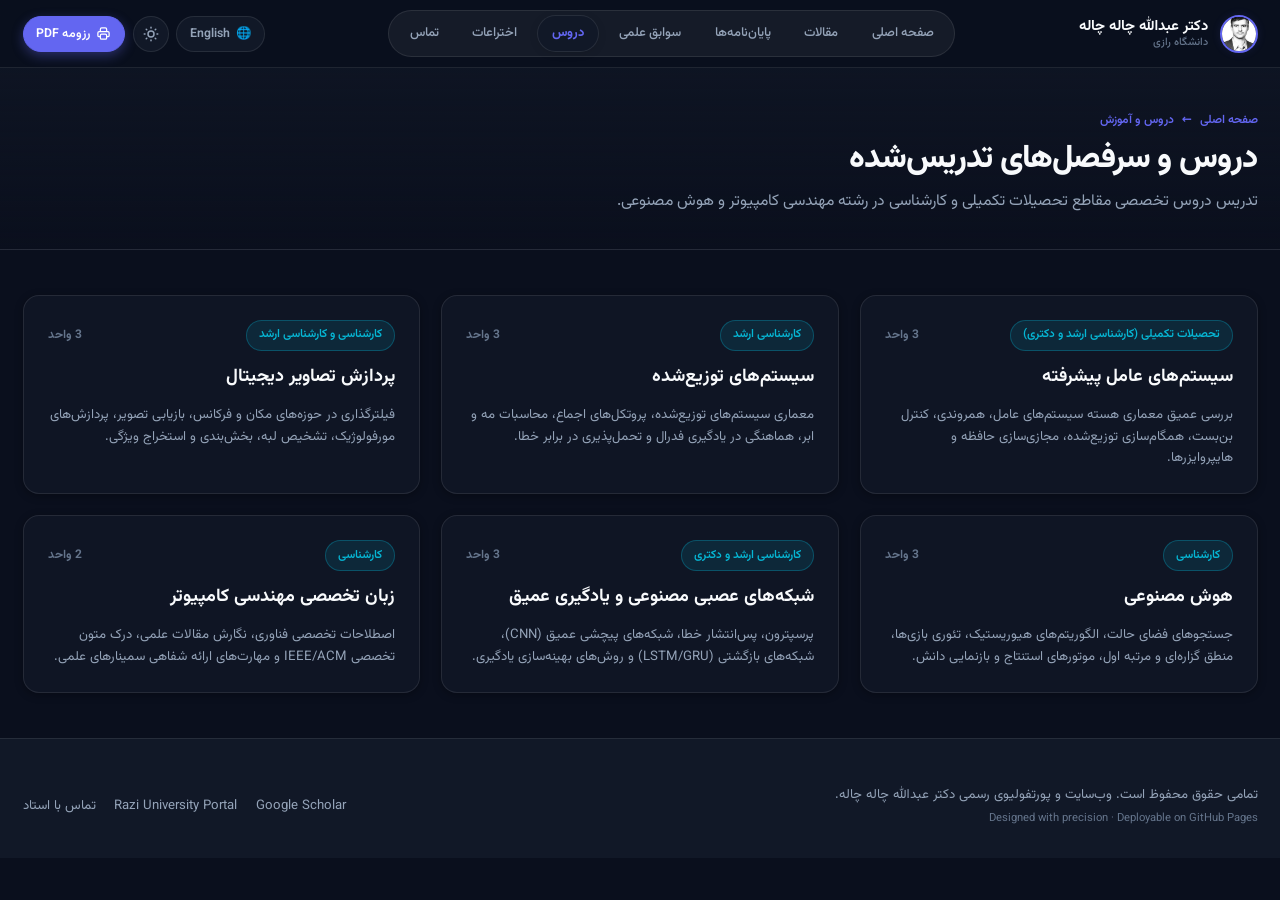
<file: teaching.html>
<!DOCTYPE html>
<html lang="fa" dir="rtl" data-theme="dark">
<head>
  <meta charset="UTF-8">
  <meta name="viewport" content="width=device-width, initial-scale=1.0">
  <title>دروس و آموزش دانشگاهی | دکتر عبدالله چاله چاله</title>
  
  <meta name="description" content="Academic courses and instructional curricula taught by Dr. Abdolah Chalechale at Razi University.">
  <link rel="icon" type="image/jpeg" href="assets/images/profile.jpg">
  <link rel="stylesheet" href="assets/css/style.css">
</head>
<body data-page="teaching">

  <!-- Shared Dynamic Header -->
  <header id="app-header"></header>

  <!-- Subpage Header Banner -->
  <div id="subpage-banner"></div>

  <!-- Courses Grid Section -->
  <section class="section">
    <div class="container">
      <div id="courses-grid" class="courses-grid">
        <!-- Rendered by app.js -->
      </div>
    </div>
  </section>

  <!-- Shared Dynamic Footer -->
  <footer id="app-footer"></footer>

  <!-- Scripts -->
  <script src="assets/js/data.js"></script>
  <script src="assets/js/app.js"></script>
</body>
</html>
</file>
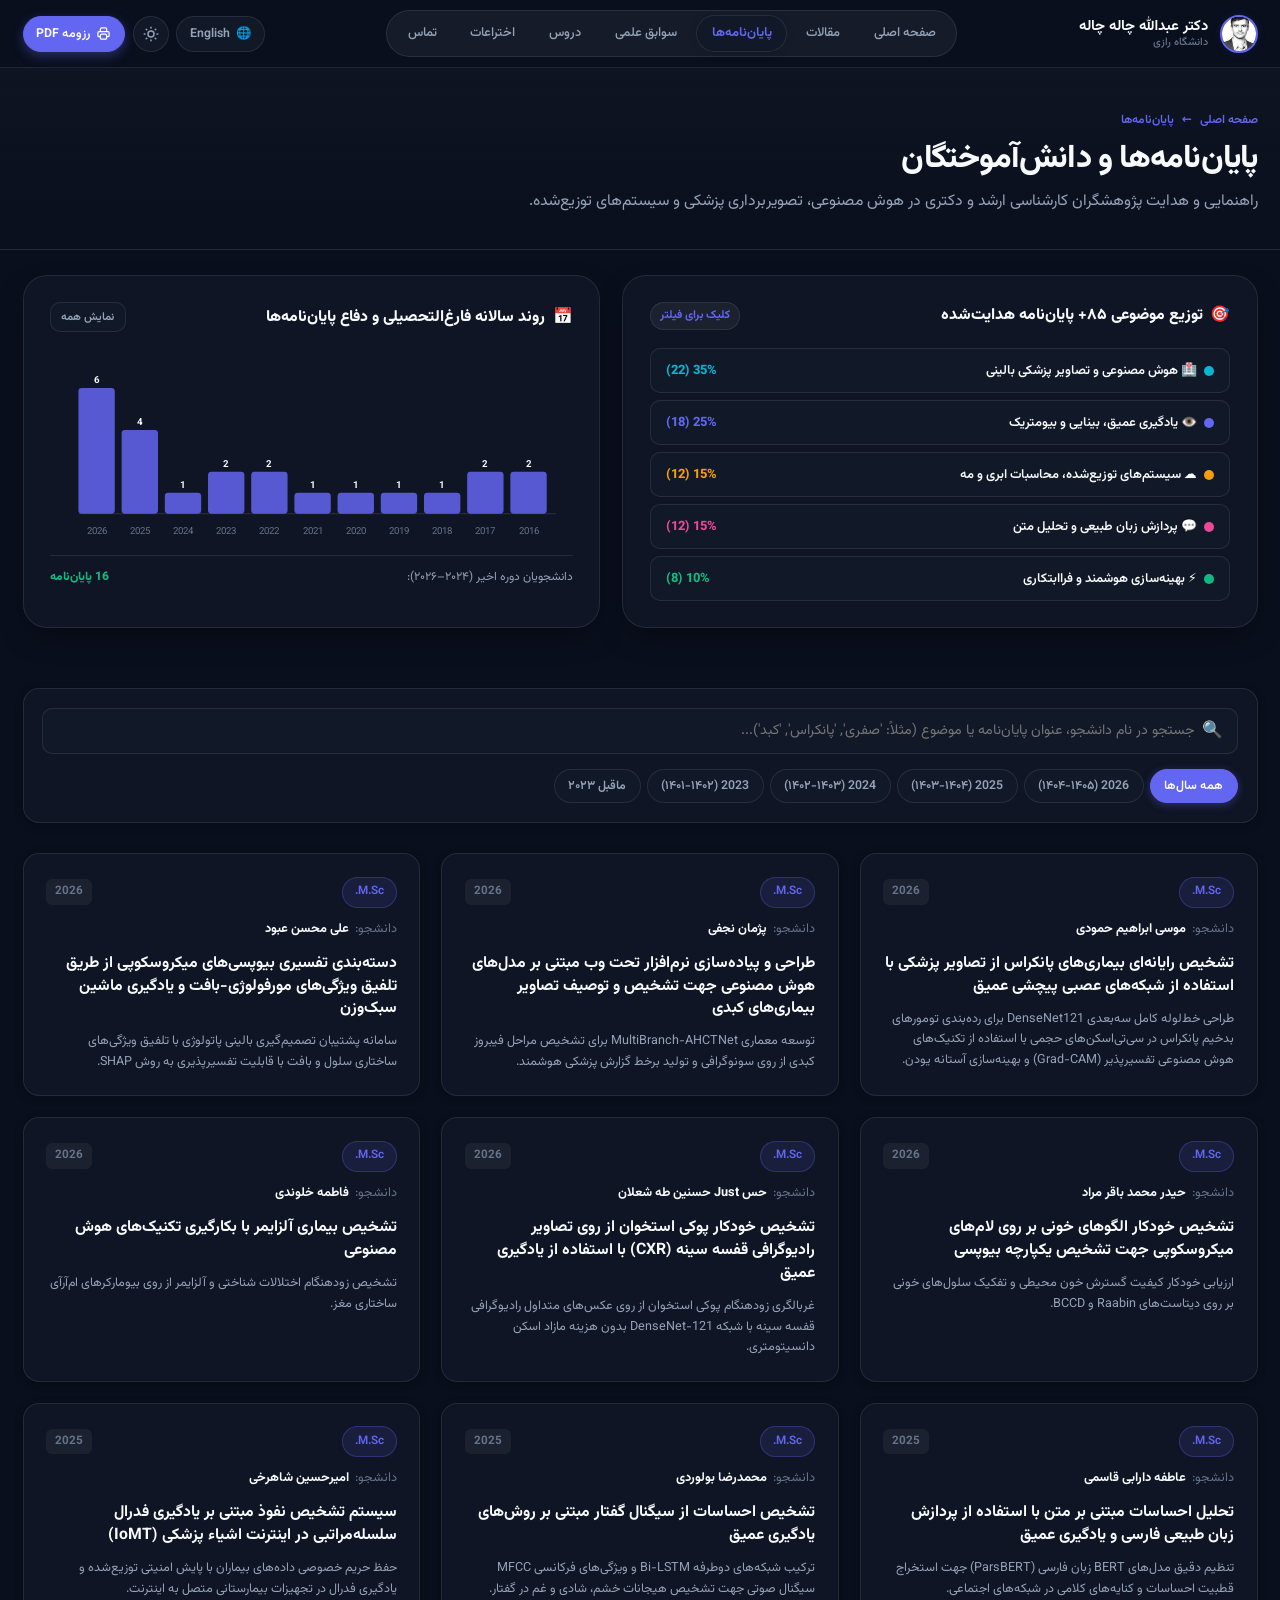
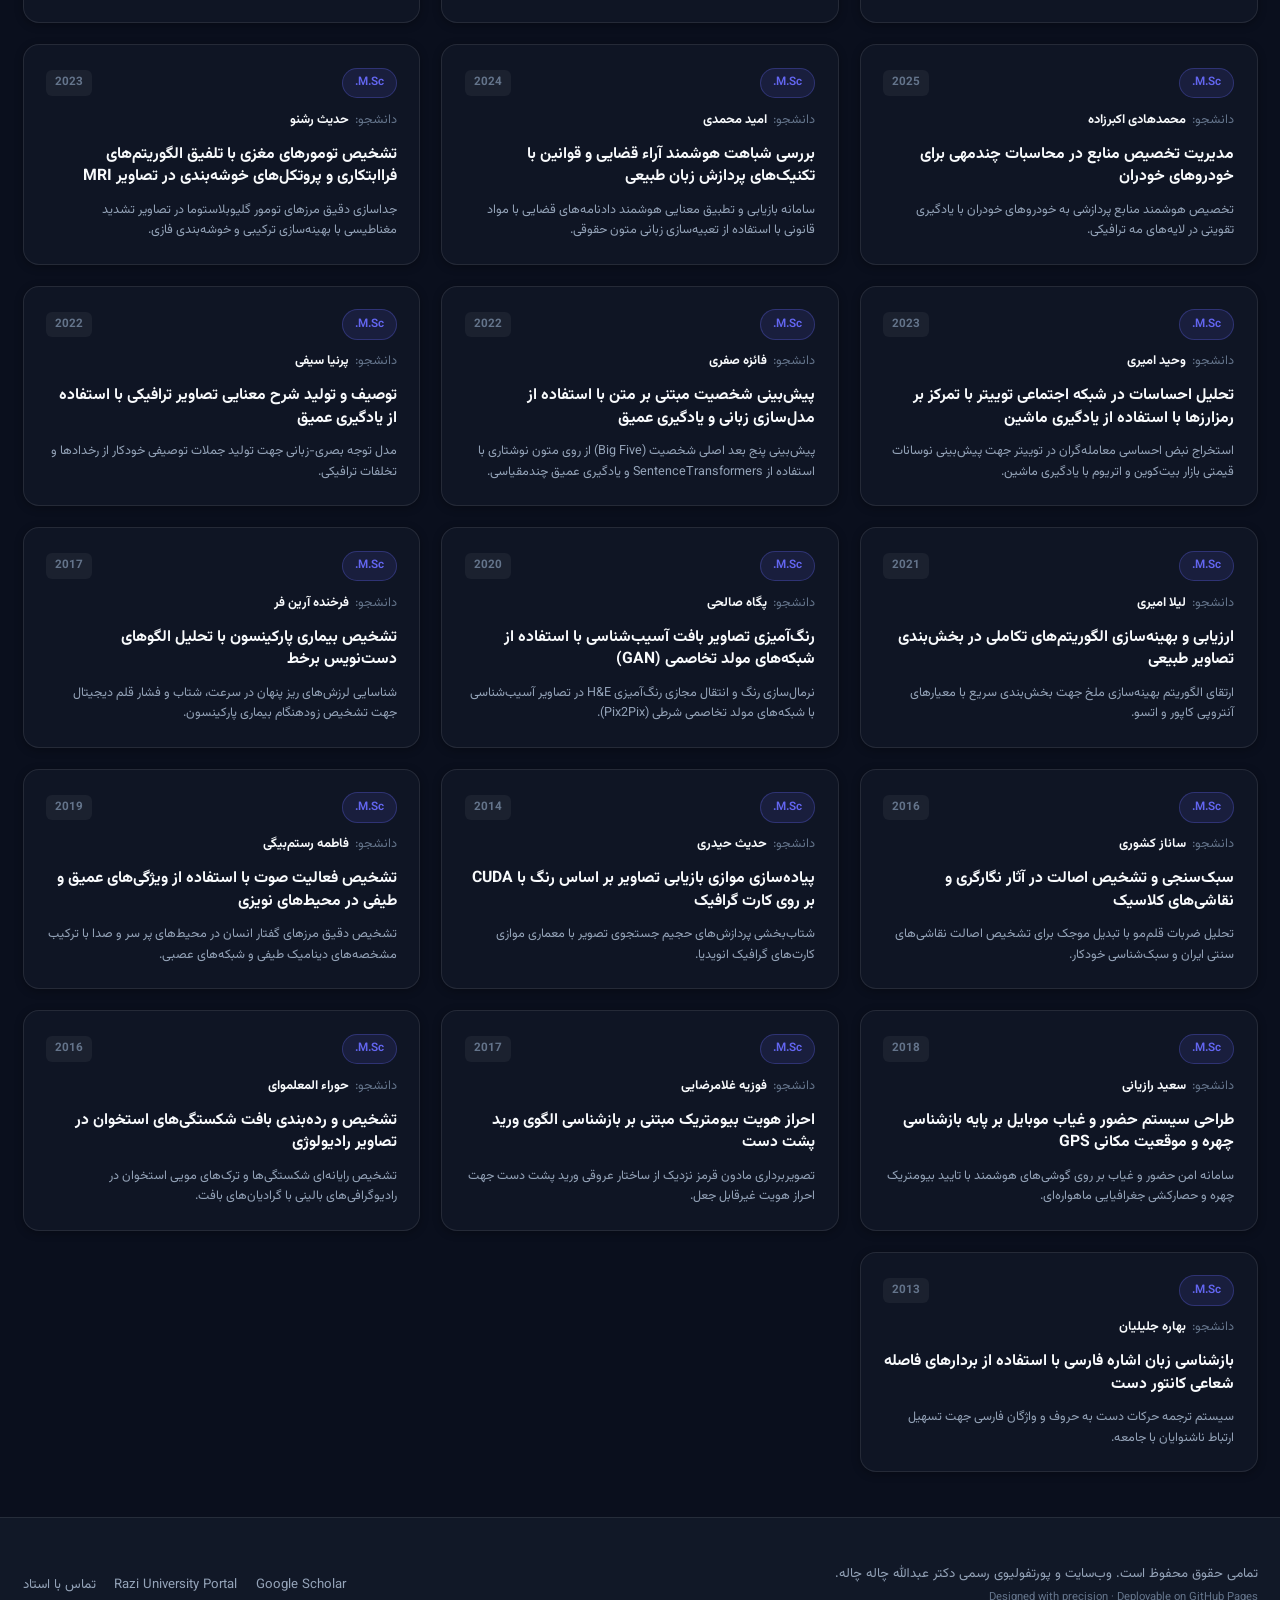
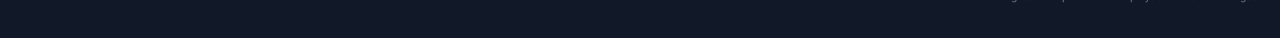
<file: theses.html>
<!DOCTYPE html>
<html lang="fa" dir="rtl" data-theme="dark">
<head>
  <meta charset="UTF-8">
  <meta name="viewport" content="width=device-width, initial-scale=1.0">
  <title>پایان‌نامه‌ها و دانش‌آموختگان | دکتر عبدالله چاله چاله</title>
  
  <meta name="description" content="Supervised Master's and Ph.D. theses guided by Dr. Abdolah Chalechale at Razi University.">
  <link rel="icon" type="image/jpeg" href="assets/images/profile.jpg">
  <link rel="stylesheet" href="assets/css/style.css">
</head>
<body data-page="theses">

  <!-- Shared Dynamic Header -->
  <header id="app-header"></header>

  <!-- Subpage Header Banner -->
  <div id="subpage-banner"></div>

  <!-- Interactive Theses & Mentorship Analytics Deck -->
  <section class="section" style="padding-top:25px; padding-bottom:15px;">
    <div class="container">
      <div id="theses-analytics-container">
        <!-- Rendered by app.js: Thematic Distribution & Graduation Cohort Chart -->
      </div>
    </div>
  </section>

  <!-- Main Theses Directory -->
  <section class="section">
    <div class="container">
      
      <!-- Filter Toolbar -->
      <div class="filter-toolbar">
        <div class="search-box">
          <span class="search-icon">🔍</span>
          <input type="text" id="thesis-search-input" class="search-field" placeholder="جستجو در نام دانشجو، عنوان پایان‌نامه یا موضوع (مثلاً: 'صفری', 'پانکراس', 'کبد')...">
        </div>

        <div class="filter-pills-wrap">
          <div id="theses-year-pills" class="pills-group">
            <button class="filter-pill active" data-thesis-year="all">همه سال‌ها</button>
            <button class="filter-pill" data-thesis-year="2026">2026 (۱۴۰۴-۱۴۰۵)</button>
            <button class="filter-pill" data-thesis-year="2025">2025 (۱۴۰۳-۱۴۰۴)</button>
            <button class="filter-pill" data-thesis-year="2024">2024 (۱۴۰۲-۱۴۰۳)</button>
            <button class="filter-pill" data-thesis-year="2023">2023 (۱۴۰۱-۱۴۰۲)</button>
            <button class="filter-pill" data-thesis-year="older">ماقبل ۲۰۲۳</button>
          </div>
        </div>
      </div>

      <!-- Theses Grid -->
      <div id="theses-grid" class="theses-grid">
        <!-- Rendered by app.js -->
      </div>
    </div>
  </section>

  <!-- Shared Dynamic Footer -->
  <footer id="app-footer"></footer>

  <!-- Scripts -->
  <script src="assets/js/data.js"></script>
  <script src="assets/js/app.js"></script>
</body>
</html>
</file>
<file: assets/css/style.css>
/* ==========================================================================
   Dr. Abdolah Chalechale - Premium Academic Portfolio & Multi-Page CV
   Modern Minimalist Luxury Aesthetic | Multi-Page Architecture
   Bilingual (Persian & English) | Dark & Light Modes | Print-Ready
   ========================================================================== */

/* --- Import Fonts --- */
@import url('https://fonts.googleapis.com/css2?family=Outfit:wght@300;400;500;600;700;800&family=Plus+Jakarta+Sans:wght@400;500;600;700;800&family=Vazirmatn:wght@300;400;500;600;700;800;900&family=Fira+Code:wght@400;500&display=swap');

/* --- Design Tokens --- */
:root {
  --primary: #6366f1;
  --primary-hover: #4f46e5;
  --primary-light: rgba(99, 102, 241, 0.12);
  --primary-glow: rgba(99, 102, 241, 0.28);
  --cyan: #06b6d4;
  --cyan-light: rgba(6, 182, 212, 0.12);
  --emerald: #10b981;
  --emerald-light: rgba(16, 185, 129, 0.12);
  --amber: #f59e0b;
  --amber-light: rgba(245, 158, 11, 0.12);
  --radius-xs: 6px;
  --radius-sm: 10px;
  --radius-md: 16px;
  --radius-lg: 24px;
  --radius-full: 9999px;
  --transition: all 0.24s cubic-bezier(0.16, 1, 0.3, 1);
  --font-en: 'Plus Jakarta Sans', 'Outfit', system-ui, -apple-system, sans-serif;
  --font-fa: 'Vazirmatn', system-ui, -apple-system, sans-serif;
  --font-mono: 'Fira Code', monospace;
}

/* --- Dark Theme (Default) --- */
[data-theme="dark"] {
  --bg-body: #0a0f1d;
  --bg-surface: #111827;
  --bg-surface-elevated: #162032;
  --bg-card: rgba(17, 24, 39, 0.78);
  --bg-card-hover: rgba(26, 36, 56, 0.9);
  --border-color: rgba(255, 255, 255, 0.09);
  --border-color-hover: rgba(99, 102, 241, 0.45);
  --text-main: #f8fafc;
  --text-muted: #94a3b8;
  --text-faint: #64748b;
  --nav-bg: rgba(10, 15, 29, 0.88);
  --shadow-sm: 0 2px 8px rgba(0, 0, 0, 0.3);
  --shadow-md: 0 12px 30px -10px rgba(0, 0, 0, 0.55);
  --shadow-glow: 0 0 30px rgba(99, 102, 241, 0.22);
  --code-bg: #0d1322;
  --badge-bg: rgba(255, 255, 255, 0.05);
}

/* --- Light Theme --- */
[data-theme="light"] {
  --bg-body: #f8fafc;
  --bg-surface: #ffffff;
  --bg-surface-elevated: #f1f5f9;
  --bg-card: rgba(255, 255, 255, 0.92);
  --bg-card-hover: #ffffff;
  --border-color: #e2e8f0;
  --border-color-hover: rgba(99, 102, 241, 0.45);
  --text-main: #0f172a;
  --text-muted: #475569;
  --text-faint: #94a3b8;
  --nav-bg: rgba(255, 255, 255, 0.9);
  --shadow-sm: 0 2px 6px rgba(15, 23, 42, 0.05);
  --shadow-md: 0 12px 32px -8px rgba(15, 23, 42, 0.08);
  --shadow-glow: 0 0 25px rgba(99, 102, 241, 0.15);
  --code-bg: #f8fafc;
  --badge-bg: #eef2f6;
}

/* --- Base & Reset --- */
*, *::before, *::after {
  box-sizing: border-box;
  margin: 0;
  padding: 0;
}

html {
  scroll-behavior: smooth;
  font-size: 15px;
}

body {
  background-color: var(--bg-body);
  color: var(--text-main);
  line-height: 1.7;
  transition: background-color 0.3s ease, color 0.3s ease;
  overflow-x: hidden;
  min-height: 100vh;
  display: flex;
  flex-direction: column;
}

html[lang="en"] body {
  font-family: var(--font-en);
}

html[lang="fa"] body {
  font-family: var(--font-fa);
  direction: rtl;
  text-align: right;
}

a {
  color: inherit;
  text-decoration: none;
  transition: var(--transition);
}

button {
  cursor: pointer;
  border: none;
  background: transparent;
  font-family: inherit;
  color: inherit;
}

.container {
  width: 100%;
  max-width: 1280px;
  margin: 0 auto;
  padding: 0 1.5rem;
}

/* ==========================================================================
   Navigation Bar (Zero Overflow, Completely Clean & Modern)
   ========================================================================== */
.navbar {
  position: fixed;
  top: 0;
  left: 0;
  right: 0;
  z-index: 1000;
  background: var(--nav-bg);
  backdrop-filter: blur(16px);
  -webkit-backdrop-filter: blur(16px);
  border-bottom: 1px solid var(--border-color);
  height: 68px;
  display: flex;
  align-items: center;
  transition: var(--transition);
}

.nav-container {
  display: flex;
  align-items: center;
  justify-content: space-between;
  gap: 1rem;
  width: 100%;
}

/* Brand Section */
.nav-brand {
  display: flex;
  align-items: center;
  gap: 0.75rem;
  flex-shrink: 0;
  white-space: nowrap;
}

.brand-avatar {
  width: 38px;
  height: 38px;
  border-radius: var(--radius-full);
  object-fit: cover;
  border: 2px solid var(--primary);
  box-shadow: 0 0 10px var(--primary-light);
  flex-shrink: 0;
}

.brand-info {
  display: flex;
  flex-direction: column;
  line-height: 1.25;
}

.brand-name {
  font-size: 0.98rem;
  font-weight: 700;
  color: var(--text-main);
  white-space: nowrap;
}

.brand-badge {
  font-size: 0.72rem;
  color: var(--text-faint);
  font-weight: 500;
  white-space: nowrap;
}

/* Navigation Menu */
.nav-menu-wrapper {
  display: flex;
  align-items: center;
  flex-grow: 1;
  justify-content: center;
}

.nav-menu {
  display: flex;
  align-items: center;
  list-style: none;
  gap: 0.35rem;
  padding: 0.3rem 0.4rem;
  background: var(--badge-bg);
  border: 1px solid var(--border-color);
  border-radius: var(--radius-full);
}

.nav-item {
  white-space: nowrap;
}

.nav-link {
  display: inline-block;
  font-size: 0.86rem;
  font-weight: 500;
  color: var(--text-muted);
  padding: 0.42rem 0.95rem;
  border-radius: var(--radius-full);
  white-space: nowrap !important;
  transition: var(--transition);
  text-decoration: none;
}

.nav-link:hover {
  color: var(--text-main);
  background: rgba(255, 255, 255, 0.06);
}

.nav-link.active {
  color: var(--primary);
  background: var(--bg-surface);
  font-weight: 700;
  box-shadow: 0 2px 8px rgba(0, 0, 0, 0.1);
  border: 1px solid var(--border-color);
}

/* Navigation Actions (Buttons) */
.nav-actions {
  display: flex;
  align-items: center;
  gap: 0.5rem;
  flex-shrink: 0;
  white-space: nowrap;
}

.action-pill {
  display: inline-flex;
  align-items: center;
  gap: 0.4rem;
  height: 36px;
  padding: 0 0.85rem;
  border-radius: var(--radius-full);
  font-size: 0.82rem;
  font-weight: 600;
  background: var(--bg-surface);
  border: 1px solid var(--border-color);
  color: var(--text-muted);
  white-space: nowrap !important;
  transition: var(--transition);
}

.action-pill:hover {
  color: var(--primary);
  border-color: var(--border-color-hover);
  background: var(--bg-surface-elevated);
  transform: translateY(-1px);
}

.action-pill.primary {
  background: var(--primary);
  color: #ffffff;
  border-color: var(--primary);
  box-shadow: 0 4px 12px rgba(99, 102, 241, 0.35);
}

.action-pill.primary:hover {
  background: var(--primary-hover);
  box-shadow: 0 6px 16px rgba(99, 102, 241, 0.45);
  color: #ffffff;
}

.icon-btn-round {
  display: inline-flex;
  align-items: center;
  justify-content: center;
  width: 36px;
  height: 36px;
  border-radius: var(--radius-full);
  background: var(--bg-surface);
  border: 1px solid var(--border-color);
  color: var(--text-muted);
  flex-shrink: 0;
  transition: var(--transition);
}

.icon-btn-round:hover {
  color: var(--primary);
  border-color: var(--border-color-hover);
  transform: translateY(-1px);
}

/* Mobile Toggle */
.mobile-toggle {
  display: none;
  width: 38px;
  height: 38px;
  border-radius: var(--radius-sm);
  align-items: center;
  justify-content: center;
  background: var(--bg-surface);
  border: 1px solid var(--border-color);
  color: var(--text-main);
}

/* Mobile Drawer */
.mobile-nav-drawer {
  display: none;
  position: fixed;
  top: 68px;
  left: 0;
  right: 0;
  background: var(--bg-surface);
  border-bottom: 1px solid var(--border-color);
  padding: 1.25rem;
  z-index: 999;
  flex-direction: column;
  gap: 0.5rem;
  box-shadow: var(--shadow-md);
}

.mobile-nav-drawer.active {
  display: flex;
}

.mobile-nav-link {
  padding: 0.65rem 1rem;
  border-radius: var(--radius-sm);
  font-size: 0.95rem;
  font-weight: 600;
  color: var(--text-muted);
}

.mobile-nav-link.active, .mobile-nav-link:hover {
  color: var(--primary);
  background: var(--primary-light);
}

/* ==========================================================================
   Page Headers (For Dedicated Sub-Pages)
   ========================================================================== */
.page-header-section {
  padding-top: 110px;
  padding-bottom: 35px;
  position: relative;
  border-bottom: 1px solid var(--border-color);
  background: linear-gradient(180deg, var(--bg-card) 0%, transparent 100%);
}

.page-header-content {
  display: flex;
  flex-direction: column;
  gap: 0.6rem;
}

.page-breadcrumb {
  display: flex;
  align-items: center;
  gap: 0.5rem;
  font-size: 0.8rem;
  color: var(--primary);
  font-weight: 600;
}

.page-title {
  font-size: 2.15rem;
  font-weight: 800;
  letter-spacing: -0.025em;
  line-height: 1.25;
}

.page-subtitle {
  font-size: 1.05rem;
  color: var(--text-muted);
  max-width: 780px;
  line-height: 1.6;
}

/* ==========================================================================
   Home Hero Section (Executive Professor Profile)
   ========================================================================== */
.hero-section {
  padding-top: 115px;
  padding-bottom: 45px;
  position: relative;
}

.hero-glow {
  position: absolute;
  top: 5%;
  left: 50%;
  transform: translateX(-50%);
  width: 750px;
  height: 380px;
  background: radial-gradient(circle, rgba(99, 102, 241, 0.16) 0%, rgba(6, 182, 212, 0.08) 50%, transparent 75%);
  filter: blur(80px);
  z-index: -1;
  pointer-events: none;
}

.hero-grid {
  display: grid;
  grid-template-columns: 290px 1fr;
  gap: 3rem;
  align-items: center;
  background: var(--bg-card);
  backdrop-filter: blur(16px);
  border: 1px solid var(--border-color);
  border-radius: var(--radius-lg);
  padding: 3rem;
  box-shadow: var(--shadow-md);
}

.hero-avatar-box {
  text-align: center;
  position: relative;
}

.hero-avatar-frame {
  width: 250px;
  height: 290px;
  margin: 0 auto;
  border-radius: var(--radius-lg);
  overflow: hidden;
  box-shadow: var(--shadow-md);
  border: 3px solid rgba(255, 255, 255, 0.15);
  background: var(--bg-surface);
}

.hero-avatar-img {
  width: 100%;
  height: 100%;
  object-fit: cover;
  transition: transform 0.4s ease;
}

.hero-avatar-img:hover {
  transform: scale(1.03);
}

.verified-pill {
  position: absolute;
  bottom: -12px;
  left: 50%;
  transform: translateX(-50%);
  background: var(--bg-surface);
  color: var(--cyan);
  border: 1px solid var(--border-color);
  padding: 0.3rem 0.9rem;
  border-radius: var(--radius-full);
  font-size: 0.76rem;
  font-weight: 700;
  display: inline-flex;
  align-items: center;
  gap: 0.35rem;
  white-space: nowrap;
  box-shadow: var(--shadow-sm);
}

.hero-info {
  display: flex;
  flex-direction: column;
  gap: 1.1rem;
}

.hero-badges-row {
  display: flex;
  flex-wrap: wrap;
  gap: 0.5rem;
}

.badge {
  display: inline-flex;
  align-items: center;
  gap: 0.35rem;
  padding: 0.3rem 0.8rem;
  border-radius: var(--radius-full);
  font-size: 0.78rem;
  font-weight: 600;
  background: var(--badge-bg);
  border: 1px solid var(--border-color);
  color: var(--text-muted);
  white-space: nowrap;
}

.badge.primary {
  background: var(--primary-light);
  border-color: rgba(99, 102, 241, 0.3);
  color: var(--primary);
}

.badge.cyan {
  background: var(--cyan-light);
  border-color: rgba(6, 182, 212, 0.3);
  color: var(--cyan);
}

.badge.emerald {
  background: var(--emerald-light);
  border-color: rgba(16, 185, 129, 0.3);
  color: var(--emerald);
}

.hero-title {
  font-size: 2.45rem;
  font-weight: 800;
  letter-spacing: -0.025em;
  line-height: 1.2;
}

.hero-rank {
  font-size: 1.22rem;
  font-weight: 700;
  color: var(--primary);
}

.hero-dept {
  font-size: 0.96rem;
  color: var(--text-muted);
  display: flex;
  align-items: center;
  gap: 0.45rem;
}

.hero-bio-text {
  font-size: 0.95rem;
  color: var(--text-muted);
  line-height: 1.75;
}

.hero-quote-box {
  font-style: italic;
  font-size: 0.92rem;
  color: var(--text-faint);
  border-left: 3px solid var(--primary);
  padding: 0.5rem 1.1rem;
  background: var(--primary-light);
  border-radius: 0 var(--radius-sm) var(--radius-sm) 0;
}

html[lang="fa"] .hero-quote-box {
  border-left: none;
  border-right: 3px solid var(--primary);
  border-radius: var(--radius-sm) 0 0 var(--radius-sm);
}

.hero-buttons-row {
  display: flex;
  flex-wrap: wrap;
  gap: 0.75rem;
  margin-top: 0.35rem;
}

/* ==========================================================================
   Stats Strip
   ========================================================================== */
.stats-strip {
  margin: 25px 0 45px;
}

.stats-grid {
  display: grid;
  grid-template-columns: repeat(auto-fit, minmax(170px, 1fr));
  gap: 1.1rem;
}

.stat-box {
  background: var(--bg-card);
  backdrop-filter: blur(12px);
  border: 1px solid var(--border-color);
  border-radius: var(--radius-md);
  padding: 1.4rem 1.1rem;
  text-align: center;
  box-shadow: var(--shadow-sm);
  transition: var(--transition);
}

.stat-box:hover {
  border-color: var(--border-color-hover);
  transform: translateY(-3px);
  box-shadow: var(--shadow-md);
}

.stat-num {
  font-size: 2.1rem;
  font-weight: 800;
  line-height: 1.1;
  color: var(--text-main);
  letter-spacing: -0.02em;
}

.stat-label {
  font-size: 0.82rem;
  color: var(--text-muted);
  font-weight: 600;
  margin-top: 0.35rem;
}

.stat-sub {
  font-size: 0.72rem;
  color: var(--text-faint);
  margin-top: 0.15rem;
}

/* ==========================================================================
   Pillars & Featured Grid (Home Page)
   ========================================================================== */
.section {
  padding: 45px 0;
}

.section-head {
  display: flex;
  justify-content: space-between;
  align-items: flex-end;
  flex-wrap: wrap;
  gap: 1rem;
  margin-bottom: 2rem;
}

.section-head-text h3 {
  font-size: 1.65rem;
  font-weight: 800;
  letter-spacing: -0.02em;
}

.section-head-text p {
  font-size: 0.92rem;
  color: var(--text-muted);
  margin-top: 0.25rem;
}

.explore-all-btn {
  display: inline-flex;
  align-items: center;
  gap: 0.35rem;
  font-size: 0.88rem;
  font-weight: 700;
  color: var(--primary);
  padding: 0.4rem 0.85rem;
  border-radius: var(--radius-sm);
  border: 1px solid var(--border-color);
  background: var(--bg-surface);
  transition: var(--transition);
}

.explore-all-btn:hover {
  background: var(--primary-light);
  border-color: var(--primary);
  transform: translateY(-2px);
}

.pillars-grid {
  display: grid;
  grid-template-columns: repeat(auto-fit, minmax(320px, 1fr));
  gap: 1.4rem;
}

.pillar-card {
  background: var(--bg-card);
  backdrop-filter: blur(12px);
  border: 1px solid var(--border-color);
  border-radius: var(--radius-md);
  padding: 1.7rem;
  box-shadow: var(--shadow-sm);
  display: flex;
  flex-direction: column;
  gap: 0.8rem;
  transition: var(--transition);
}

.pillar-card:hover {
  border-color: var(--border-color-hover);
  transform: translateY(-4px);
  box-shadow: var(--shadow-md);
}

.pillar-icon {
  width: 48px;
  height: 48px;
  border-radius: var(--radius-sm);
  background: var(--primary-light);
  color: var(--primary);
  display: flex;
  align-items: center;
  justify-content: center;
  font-size: 1.5rem;
}

.pillar-title {
  font-size: 1.15rem;
  font-weight: 700;
}

.pillar-desc {
  font-size: 0.88rem;
  color: var(--text-muted);
  line-height: 1.65;
}

/* ==========================================================================
   Filter & Search Bar (Used on Publications & Theses Pages)
   ========================================================================== */
.filter-toolbar {
  background: var(--bg-card);
  border: 1px solid var(--border-color);
  border-radius: var(--radius-md);
  padding: 1.25rem;
  margin-bottom: 2rem;
  display: flex;
  flex-direction: column;
  gap: 1rem;
  box-shadow: var(--shadow-sm);
}

.search-box {
  position: relative;
  width: 100%;
}

.search-icon {
  position: absolute;
  top: 50%;
  left: 1rem;
  transform: translateY(-50%);
  color: var(--text-faint);
  font-size: 1.1rem;
  pointer-events: none;
}

html[lang="fa"] .search-icon {
  left: auto;
  right: 1rem;
}

.search-field {
  width: 100%;
  height: 46px;
  background: var(--bg-surface);
  border: 1px solid var(--border-color);
  border-radius: var(--radius-sm);
  padding: 0 1rem 0 2.8rem;
  font-size: 0.95rem;
  color: var(--text-main);
  outline: none;
  transition: var(--transition);
  font-family: inherit;
}

html[lang="fa"] .search-field {
  padding: 0 2.8rem 0 1rem;
}

.search-field:focus {
  border-color: var(--primary);
  box-shadow: 0 0 0 3px var(--primary-light);
}

.filter-pills-wrap {
  display: flex;
  flex-wrap: wrap;
  align-items: center;
  justify-content: space-between;
  gap: 0.75rem;
}

.pills-group {
  display: flex;
  flex-wrap: wrap;
  gap: 0.4rem;
  align-items: center;
}

.filter-pill {
  padding: 0.42rem 0.9rem;
  border-radius: var(--radius-full);
  font-size: 0.82rem;
  font-weight: 600;
  background: var(--bg-surface);
  border: 1px solid var(--border-color);
  color: var(--text-muted);
  white-space: nowrap !important;
  transition: var(--transition);
}

.filter-pill:hover {
  color: var(--text-main);
  border-color: var(--border-color-hover);
}

.filter-pill.active {
  background: var(--primary);
  color: #ffffff;
  border-color: var(--primary);
  box-shadow: 0 2px 8px rgba(99, 102, 241, 0.35);
}

.select-dropdown {
  height: 36px;
  padding: 0 0.85rem;
  background: var(--bg-surface);
  border: 1px solid var(--border-color);
  border-radius: var(--radius-sm);
  color: var(--text-muted);
  font-size: 0.82rem;
  font-weight: 600;
  outline: none;
  font-family: inherit;
  cursor: pointer;
  white-space: nowrap;
}

/* ==========================================================================
   Publications List Cards
   ========================================================================== */
.publications-feed {
  display: flex;
  flex-direction: column;
  gap: 1.25rem;
}

.pub-entry {
  background: var(--bg-card);
  backdrop-filter: blur(12px);
  border: 1px solid var(--border-color);
  border-radius: var(--radius-md);
  padding: 1.6rem 1.8rem;
  box-shadow: var(--shadow-sm);
  display: flex;
  flex-direction: column;
  gap: 0.7rem;
  transition: var(--transition);
}

.pub-entry:hover {
  border-color: var(--border-color-hover);
  transform: translateY(-2px);
  box-shadow: var(--shadow-md);
}

.pub-entry.highlight {
  border-left: 4px solid var(--primary);
}

html[lang="fa"] .pub-entry.highlight {
  border-left: 1px solid var(--border-color);
  border-right: 4px solid var(--primary);
}

.pub-top-row {
  display: flex;
  align-items: center;
  justify-content: space-between;
  gap: 0.75rem;
  flex-wrap: wrap;
}

.pub-tags {
  display: flex;
  align-items: center;
  gap: 0.45rem;
  flex-wrap: wrap;
}

.year-tag {
  font-size: 0.78rem;
  font-weight: 700;
  color: var(--text-faint);
  background: var(--badge-bg);
  padding: 0.2rem 0.6rem;
  border-radius: var(--radius-xs);
}

.pub-title-text {
  font-size: 1.18rem;
  font-weight: 700;
  line-height: 1.45;
  color: var(--text-main);
}

.pub-authors-text {
  font-size: 0.9rem;
  color: var(--text-muted);
}

.pub-authors-text .highlight-name {
  font-weight: 700;
  color: var(--primary);
  text-decoration: underline;
  text-decoration-color: var(--primary-light);
}

.pub-venue-text {
  font-size: 0.88rem;
  font-style: italic;
  color: var(--text-muted);
}

.pub-abstract-box {
  font-size: 0.86rem;
  color: var(--text-muted);
  line-height: 1.7;
  background: var(--bg-surface-elevated);
  padding: 0.9rem 1.1rem;
  border-radius: var(--radius-sm);
  border: 1px solid var(--border-color);
  margin-top: 0.25rem;
}

.pub-bot-row {
  display: flex;
  align-items: center;
  justify-content: space-between;
  flex-wrap: wrap;
  gap: 0.75rem;
  padding-top: 0.6rem;
  border-top: 1px solid var(--border-color);
  margin-top: 0.35rem;
}

.btn-sm {
  display: inline-flex;
  align-items: center;
  gap: 0.35rem;
  padding: 0.32rem 0.7rem;
  border-radius: var(--radius-sm);
  background: var(--bg-surface);
  border: 1px solid var(--border-color);
  font-size: 0.78rem;
  font-weight: 600;
  color: var(--text-muted);
  white-space: nowrap !important;
  transition: var(--transition);
}

.btn-sm:hover {
  color: var(--primary);
  border-color: var(--primary);
}

/* ==========================================================================
   Theses Cards
   ========================================================================== */
.theses-grid {
  display: grid;
  grid-template-columns: repeat(auto-fit, minmax(340px, 1fr));
  gap: 1.4rem;
}

.thesis-card {
  background: var(--bg-card);
  border: 1px solid var(--border-color);
  border-radius: var(--radius-md);
  padding: 1.5rem;
  box-shadow: var(--shadow-sm);
  display: flex;
  flex-direction: column;
  gap: 0.75rem;
  transition: var(--transition);
}

.thesis-card:hover {
  border-color: var(--border-color-hover);
  transform: translateY(-3px);
  box-shadow: var(--shadow-md);
}

.thesis-student-row {
  font-size: 0.85rem;
  color: var(--text-faint);
  display: flex;
  align-items: center;
  gap: 0.4rem;
}

.thesis-student-row strong {
  color: var(--text-main);
}

.thesis-title-text {
  font-size: 1.05rem;
  font-weight: 700;
  line-height: 1.45;
}

.thesis-desc {
  font-size: 0.84rem;
  color: var(--text-muted);
  line-height: 1.65;
}

/* ==========================================================================
   Timeline (Education & Leadership)
   ========================================================================== */
.timeline-container {
  position: relative;
  margin-top: 1.5rem;
}

.timeline-axis {
  position: absolute;
  top: 0;
  bottom: 0;
  left: 20px;
  width: 2px;
  background: var(--border-color);
}

html[lang="fa"] .timeline-axis {
  left: auto;
  right: 20px;
}

.timeline-nodes {
  display: flex;
  flex-direction: column;
  gap: 2rem;
}

.timeline-node {
  position: relative;
  padding-left: 55px;
}

html[lang="fa"] .timeline-node {
  padding-left: 0;
  padding-right: 55px;
}

.timeline-marker {
  position: absolute;
  top: 0;
  left: 11px;
  width: 20px;
  height: 20px;
  border-radius: 50%;
  background: var(--bg-surface);
  border: 3px solid var(--primary);
  box-shadow: 0 0 10px var(--primary-light);
}

html[lang="fa"] .timeline-marker {
  left: auto;
  right: 11px;
}

.timeline-box {
  background: var(--bg-card);
  border: 1px solid var(--border-color);
  border-radius: var(--radius-md);
  padding: 1.6rem;
  box-shadow: var(--shadow-sm);
  transition: var(--transition);
}

.timeline-box:hover {
  border-color: var(--border-color-hover);
}

.timeline-year {
  font-size: 0.82rem;
  font-weight: 700;
  color: var(--primary);
  margin-bottom: 0.3rem;
}

.timeline-headline {
  font-size: 1.2rem;
  font-weight: 800;
  margin-bottom: 0.25rem;
}

.timeline-organization {
  font-size: 0.92rem;
  color: var(--text-muted);
  margin-bottom: 0.6rem;
}

.timeline-narrative {
  font-size: 0.88rem;
  color: var(--text-muted);
  line-height: 1.7;
}

/* ==========================================================================
   Courses & Teaching Grid
   ========================================================================== */
.courses-grid {
  display: grid;
  grid-template-columns: repeat(auto-fit, minmax(320px, 1fr));
  gap: 1.4rem;
}

.course-box {
  background: var(--bg-card);
  border: 1px solid var(--border-color);
  border-radius: var(--radius-md);
  padding: 1.6rem;
  box-shadow: var(--shadow-sm);
  display: flex;
  flex-direction: column;
  gap: 0.75rem;
  transition: var(--transition);
}

.course-box:hover {
  border-color: var(--border-color-hover);
  transform: translateY(-3px);
}

.course-top-meta {
  display: flex;
  justify-content: space-between;
  align-items: center;
}

.course-title-text {
  font-size: 1.2rem;
  font-weight: 700;
}

.course-info-text {
  font-size: 0.88rem;
  color: var(--text-muted);
  line-height: 1.65;
}

/* ==========================================================================
   Patents & Industrial Projects Grid
   ========================================================================== */
.projects-grid {
  display: grid;
  grid-template-columns: repeat(auto-fit, minmax(340px, 1fr));
  gap: 1.4rem;
}

.project-box {
  background: var(--bg-card);
  border: 1px solid var(--border-color);
  border-radius: var(--radius-md);
  padding: 1.6rem;
  box-shadow: var(--shadow-sm);
  display: flex;
  flex-direction: column;
  gap: 0.75rem;
  transition: var(--transition);
}

.project-box:hover {
  border-color: var(--border-color-hover);
  transform: translateY(-3px);
}

.project-title-text {
  font-size: 1.15rem;
  font-weight: 700;
  line-height: 1.4;
}

.project-info-text {
  font-size: 0.88rem;
  color: var(--text-muted);
  line-height: 1.7;
}

/* ==========================================================================
   Contact Page Layout
   ========================================================================== */
.contact-wrapper {
  background: var(--bg-card);
  border: 1px solid var(--border-color);
  border-radius: var(--radius-lg);
  padding: 2.8rem;
  box-shadow: var(--shadow-md);
  display: grid;
  grid-template-columns: 1fr 1fr;
  gap: 3rem;
  margin-top: 1.5rem;
}

.contact-cards-col {
  display: flex;
  flex-direction: column;
  gap: 1.4rem;
}

.contact-entry {
  display: flex;
  align-items: flex-start;
  gap: 1.1rem;
}

.contact-entry-icon {
  width: 48px;
  height: 48px;
  border-radius: var(--radius-sm);
  background: var(--primary-light);
  color: var(--primary);
  display: flex;
  align-items: center;
  justify-content: center;
  font-size: 1.35rem;
  flex-shrink: 0;
}

.contact-entry-text h4 {
  font-size: 1rem;
  font-weight: 700;
  margin-bottom: 0.25rem;
}

.contact-entry-text p, .contact-entry-text a {
  font-size: 0.9rem;
  color: var(--text-muted);
}

.contact-entry-text a:hover {
  color: var(--primary);
  text-decoration: underline;
}

.contact-card-box {
  background: var(--bg-surface-elevated);
  border: 1px solid var(--border-color);
  border-radius: var(--radius-md);
  padding: 2rem;
  display: flex;
  flex-direction: column;
  justify-content: center;
  align-items: center;
  text-align: center;
  gap: 0.9rem;
}

/* ==========================================================================
   Footer
   ========================================================================== */
.footer {
  border-top: 1px solid var(--border-color);
  background: var(--bg-surface);
  padding: 3rem 0 2rem;
  margin-top: auto;
}

.footer-inner {
  display: flex;
  align-items: center;
  justify-content: space-between;
  flex-wrap: wrap;
  gap: 1.5rem;
}

.footer-copy {
  font-size: 0.88rem;
  color: var(--text-muted);
}

.footer-nav {
  display: flex;
  gap: 1.25rem;
  flex-wrap: wrap;
}

.footer-nav a {
  font-size: 0.88rem;
  color: var(--text-muted);
}

.footer-nav a:hover {
  color: var(--primary);
}

/* ==========================================================================
   Modal Dialog & Toast
   ========================================================================== */
.modal-overlay {
  position: fixed;
  inset: 0;
  background: rgba(0, 0, 0, 0.72);
  backdrop-filter: blur(8px);
  z-index: 2000;
  display: flex;
  align-items: center;
  justify-content: center;
  padding: 1.5rem;
  opacity: 0;
  visibility: hidden;
  transition: opacity 0.25s ease, visibility 0.25s ease;
}

.modal-overlay.active {
  opacity: 1;
  visibility: visible;
}

.modal-window {
  background: var(--bg-surface);
  border: 1px solid var(--border-color);
  border-radius: var(--radius-lg);
  max-width: 680px;
  width: 100%;
  max-height: 85vh;
  overflow-y: auto;
  padding: 2.2rem;
  box-shadow: 0 25px 50px -12px rgba(0, 0, 0, 0.6);
  display: flex;
  flex-direction: column;
  gap: 1.25rem;
  transform: translateY(20px) scale(0.97);
  transition: transform 0.25s cubic-bezier(0.16, 1, 0.3, 1);
}

.modal-overlay.active .modal-window {
  transform: translateY(0) scale(1);
}

.modal-head {
  display: flex;
  align-items: flex-start;
  justify-content: space-between;
  gap: 1rem;
}

.modal-close {
  font-size: 1.3rem;
  color: var(--text-faint);
  padding: 0.3rem;
  line-height: 1;
}

.modal-close:hover {
  color: var(--text-main);
}

.bibtex-code {
  background: var(--code-bg);
  border: 1px solid var(--border-color);
  border-radius: var(--radius-sm);
  padding: 1.1rem;
  font-family: var(--font-mono);
  font-size: 0.82rem;
  color: var(--text-muted);
  white-space: pre-wrap;
  word-break: break-all;
  user-select: all;
  direction: ltr !important;
  text-align: left !important;
}

.toast-shelf {
  position: fixed;
  bottom: 2rem;
  right: 2rem;
  z-index: 9999;
  display: flex;
  flex-direction: column;
  gap: 0.75rem;
  pointer-events: none;
}

html[lang="fa"] .toast-shelf {
  right: auto;
  left: 2rem;
}

.toast-bubble {
  background: #111827;
  color: #f3f4f6;
  border: 1px solid rgba(255, 255, 255, 0.15);
  padding: 0.85rem 1.5rem;
  border-radius: var(--radius-md);
  box-shadow: 0 10px 25px rgba(0, 0, 0, 0.4);
  font-size: 0.9rem;
  font-weight: 500;
  display: flex;
  align-items: center;
  gap: 0.65rem;
  pointer-events: auto;
  animation: toastIn 0.3s cubic-bezier(0.16, 1, 0.3, 1) forwards;
}

@keyframes toastIn {
  from {
    opacity: 0;
    transform: translateY(20px) scale(0.95);
  }
  to {
    opacity: 1;
    transform: translateY(0) scale(1);
  }
}

/* ==========================================================================
   Responsive Breakpoints
   ========================================================================== */
@media (max-width: 1080px) {
  .nav-menu-wrapper {
    display: none;
  }
  .mobile-toggle {
    display: inline-flex;
  }
  .hero-grid {
    grid-template-columns: 1fr;
    text-align: center;
    gap: 2rem;
    padding: 2.2rem;
  }
  .hero-badges-row, .hero-buttons-row, .hero-dept {
    justify-content: center;
  }
  .contact-wrapper {
    grid-template-columns: 1fr;
  }
}

@media (max-width: 768px) {
  .stats-grid {
    grid-template-columns: repeat(2, 1fr);
  }
  .hero-title {
    font-size: 2rem;
  }
  .page-title {
    font-size: 1.8rem;
  }
  .toast-shelf {
    left: 1rem !important;
    right: 1rem !important;
    bottom: 1rem;
  }
}

/* ==========================================================================
   Print Stylesheet (@media print)
   ========================================================================== */
@media print {
  .navbar, .hero-glow, .filter-toolbar, .footer, .toast-shelf, .modal-overlay, .icon-btn-round, .action-pill, .btn-sm {
    display: none !important;
  }
  body {
    background: #ffffff !important;
    color: #000000 !important;
    font-size: 11pt !important;
  }
  .page-header-section {
    padding-top: 0 !important;
    border-bottom: 2px solid #000 !important;
  }
  .hero-section {
    padding-top: 0 !important;
  }
  .hero-grid {
    border: none !important;
    box-shadow: none !important;
    padding: 0 !important;
    grid-template-columns: 150px 1fr !important;
  }
  .hero-avatar-frame {
    width: 130px !important;
    height: 150px !important;
  }
  .pub-entry, .thesis-card, .timeline-box, .course-box, .project-box {
    border: 1px solid #ccc !important;
    box-shadow: none !important;
    background: #ffffff !important;
    break-inside: avoid;
    page-break-inside: avoid;
  }
}

/* ==========================================================================
   Advanced Interactive Chart Suite (Area, Donut, Radar, Trajectory)
   ========================================================================== */
.chart-suite-card {
  background: var(--bg-card);
  backdrop-filter: blur(14px);
  border: 1px solid var(--border-color);
  border-radius: var(--radius-lg);
  padding: 2rem;
  box-shadow: var(--shadow-md);
  margin-bottom: 2rem;
}

.chart-nav-tabs {
  display: flex;
  align-items: center;
  gap: 0.5rem;
  flex-wrap: wrap;
  padding-bottom: 1.25rem;
  margin-bottom: 1.5rem;
  border-bottom: 1px solid var(--border-color);
}

.chart-tab-pill {
  display: inline-flex;
  align-items: center;
  gap: 0.45rem;
  padding: 0.45rem 1rem;
  border-radius: var(--radius-full);
  font-size: 0.84rem;
  font-weight: 600;
  background: var(--bg-surface);
  border: 1px solid var(--border-color);
  color: var(--text-muted);
  white-space: nowrap !important;
  transition: var(--transition);
  cursor: pointer;
}

.chart-tab-pill:hover {
  color: var(--text-main);
  border-color: var(--border-color-hover);
  transform: translateY(-1px);
}

.chart-tab-pill.active {
  background: var(--primary);
  color: #ffffff;
  border-color: var(--primary);
  box-shadow: 0 4px 14px rgba(99, 102, 241, 0.35);
}

.chart-display-grid {
  display: grid;
  grid-template-columns: 1.9fr 1fr;
  gap: 2rem;
  align-items: center;
}

.chart-canvas-wrapper {
  position: relative;
  width: 100%;
  min-height: 250px;
  display: flex;
  align-items: center;
  justify-content: center;
}

.chart-metrics-sidebar {
  display: flex;
  flex-direction: column;
  gap: 1.1rem;
  background: var(--bg-surface-elevated);
  border: 1px solid var(--border-color);
  border-radius: var(--radius-md);
  padding: 1.5rem;
}

.metric-row {
  display: flex;
  justify-content: space-between;
  align-items: center;
}

.metric-label {
  font-size: 0.86rem;
  font-weight: 600;
  color: var(--text-muted);
}

.metric-value {
  font-size: 1.15rem;
  font-weight: 800;
  color: var(--text-main);
}

/* Tooltip floating box */
.chart-tooltip-box {
  position: absolute;
  pointer-events: none;
  background: rgba(15, 23, 42, 0.94);
  color: #ffffff;
  padding: 0.45rem 0.85rem;
  border-radius: var(--radius-sm);
  font-size: 0.78rem;
  font-weight: 600;
  box-shadow: 0 8px 20px rgba(0, 0, 0, 0.4);
  border: 1px solid rgba(255, 255, 255, 0.15);
  transform: translate(-50%, -120%);
  transition: opacity 0.15s ease, transform 0.15s ease;
  opacity: 0;
  z-index: 50;
  white-space: nowrap;
}

.chart-tooltip-box.visible {
  opacity: 1;
}

/* Radar SVG animation */
.radar-polygon {
  fill: rgba(99, 102, 241, 0.28);
  stroke: var(--primary);
  stroke-width: 2.5;
  transition: all 0.5s ease;
}

.radar-point {
  fill: #ffffff;
  stroke: var(--primary);
  stroke-width: 2.5;
  r: 4.5;
  cursor: pointer;
  transition: r 0.2s ease, fill 0.2s ease;
}

.radar-point:hover {
  r: 7;
  fill: var(--cyan);
}

/* Donut Slice */
.donut-slice {
  cursor: pointer;
  transition: transform 0.25s ease, opacity 0.25s ease;
  transform-origin: 150px 150px;
}

.donut-slice:hover {
  opacity: 0.9;
  filter: brightness(1.15);
}

/* Area curve line */
.area-line {
  fill: none;
  stroke: var(--cyan);
  stroke-width: 3;
}

.area-point {
  fill: #ffffff;
  stroke: var(--cyan);
  stroke-width: 2.5;
  r: 4;
  cursor: pointer;
  transition: all 0.2s ease;
}

.area-point:hover {
  r: 6.5;
  fill: var(--primary);
}

@media (max-width: 900px) {
  .chart-display-grid {
    grid-template-columns: 1fr;
  }
}

/* ==========================================================================
   Interactive Analytics & Charts Component Extensions
   ========================================================================== */

/* Domain Progress Bars (Interactive Click-to-filter) */
.domain-interactive-list {
  display: flex;
  flex-direction: column;
  gap: 1rem;
}

.domain-bar-item {
  display: flex;
  flex-direction: column;
  gap: 0.35rem;
  padding: 0.5rem 0.65rem;
  border-radius: var(--radius-sm);
  transition: var(--transition);
  cursor: pointer;
  border: 1px solid transparent;
}

.domain-bar-item:hover {
  background: var(--bg-surface-elevated);
  border-color: var(--border-color);
  transform: translateX(-4px);
}

[dir="ltr"] .domain-bar-item:hover {
  transform: translateX(4px);
}

.domain-bar-header {
  display: flex;
  justify-content: space-between;
  align-items: center;
  font-size: 0.86rem;
  font-weight: 700;
}

.domain-bar-track {
  width: 100%;
  height: 8px;
  background: var(--badge-bg);
  border-radius: 9999px;
  overflow: hidden;
  position: relative;
}

.domain-bar-fill {
  height: 100%;
  border-radius: 9999px;
  transition: width 1s cubic-bezier(0.4, 0, 0.2, 1);
}

/* Home Page Executive Dashboard */
.home-charts-grid {
  display: grid;
  grid-template-columns: 1fr 1fr;
  gap: 1.5rem;
  margin-bottom: 2rem;
}

@media (max-width: 960px) {
  .home-charts-grid {
    grid-template-columns: 1fr;
  }
}

.analytics-card {
  background: var(--bg-card);
  backdrop-filter: blur(14px);
  border: 1px solid var(--border-color);
  border-radius: var(--radius-lg);
  padding: 1.75rem;
  box-shadow: var(--shadow-md);
  display: flex;
  flex-direction: column;
  transition: var(--transition);
  position: relative;
  overflow: hidden;
}

.analytics-card:hover {
  border-color: var(--border-color-hover);
  box-shadow: var(--shadow-lg);
}

.analytics-card-header {
  display: flex;
  justify-content: space-between;
  align-items: center;
  margin-bottom: 1.25rem;
  flex-wrap: wrap;
  gap: 0.5rem;
}

.analytics-card-title {
  display: flex;
  align-items: center;
  gap: 0.5rem;
  font-size: 1.05rem;
  font-weight: 800;
  color: var(--text-main);
}

.analytics-card-badge {
  font-size: 0.76rem;
  padding: 0.2rem 0.6rem;
  border-radius: var(--radius-full);
  background: var(--badge-bg);
  color: var(--primary);
  font-weight: 700;
  border: 1px solid var(--border-color);
}

/* Interactive SVG Bar chart columns */
.chart-bar-group rect {
  transition: transform 0.2s ease, opacity 0.2s ease, fill 0.2s ease;
  transform-origin: bottom;
}

.chart-bar-group:hover rect {
  opacity: 1 !important;
  fill: var(--cyan) !important;
  filter: drop-shadow(0 4px 10px rgba(6, 182, 212, 0.4));
}

.chart-bar-group.active-year rect {
  fill: var(--emerald) !important;
  opacity: 1 !important;
}

/* Theses Interactive Analytics Grid */
.theses-analytics-grid {
  display: grid;
  grid-template-columns: 1.1fr 1fr;
  gap: 1.5rem;
}

@media (max-width: 960px) {
  .theses-analytics-grid {
    grid-template-columns: 1fr;
  }
}

.theses-topic-pill-btn {
  display: flex;
  align-items: center;
  justify-content: space-between;
  padding: 0.75rem 1rem;
  border-radius: var(--radius-sm);
  background: var(--bg-surface);
  border: 1px solid var(--border-color);
  color: var(--text-main);
  font-size: 0.86rem;
  font-weight: 600;
  cursor: pointer;
  transition: var(--transition);
  text-align: inherit;
}

.theses-topic-pill-btn:hover {
  background: var(--bg-surface-elevated);
  border-color: var(--primary);
  transform: translateY(-1px);
}

.theses-topic-pill-btn.active {
  background: rgba(99, 102, 241, 0.15);
  border-color: var(--primary);
  color: var(--primary);
  box-shadow: 0 2px 8px rgba(99, 102, 241, 0.2);
}

/* Career Epochs Visualizer */
.epochs-container {
  display: flex;
  flex-direction: column;
  gap: 1.25rem;
}

.epoch-item {
  display: flex;
  flex-direction: column;
  gap: 0.4rem;
  padding: 1.2rem;
  background: var(--bg-surface);
  border: 1px solid var(--border-color);
  border-radius: var(--radius-md);
  transition: var(--transition);
}

.epoch-item:hover {
  background: var(--bg-surface-elevated);
  border-color: var(--primary);
  transform: translateY(-2px);
  box-shadow: var(--shadow-sm);
}

.epoch-bar-wrapper {
  display: flex;
  align-items: center;
  gap: 1rem;
  margin-top: 0.35rem;
}

.epoch-bar-track {
  flex: 1;
  height: 10px;
  background: var(--badge-bg);
  border-radius: 9999px;
  overflow: hidden;
}

.epoch-bar-fill {
  height: 100%;
  border-radius: 9999px;
  background: linear-gradient(90deg, var(--primary), var(--cyan));
}

/* Innovation Matrix Grid */
.innovation-grid {
  display: grid;
  grid-template-columns: repeat(auto-fit, minmax(260px, 1fr));
  gap: 1.25rem;
}

.innovation-stat-card {
  padding: 1.4rem;
  border-radius: var(--radius-md);
  background: var(--bg-surface);
  border: 1px solid var(--border-color);
  display: flex;
  flex-direction: column;
  gap: 0.6rem;
  transition: var(--transition);
}

.innovation-stat-card:hover {
  border-color: var(--primary);
  transform: translateY(-2px);
  box-shadow: var(--shadow-md);
}
</file>
